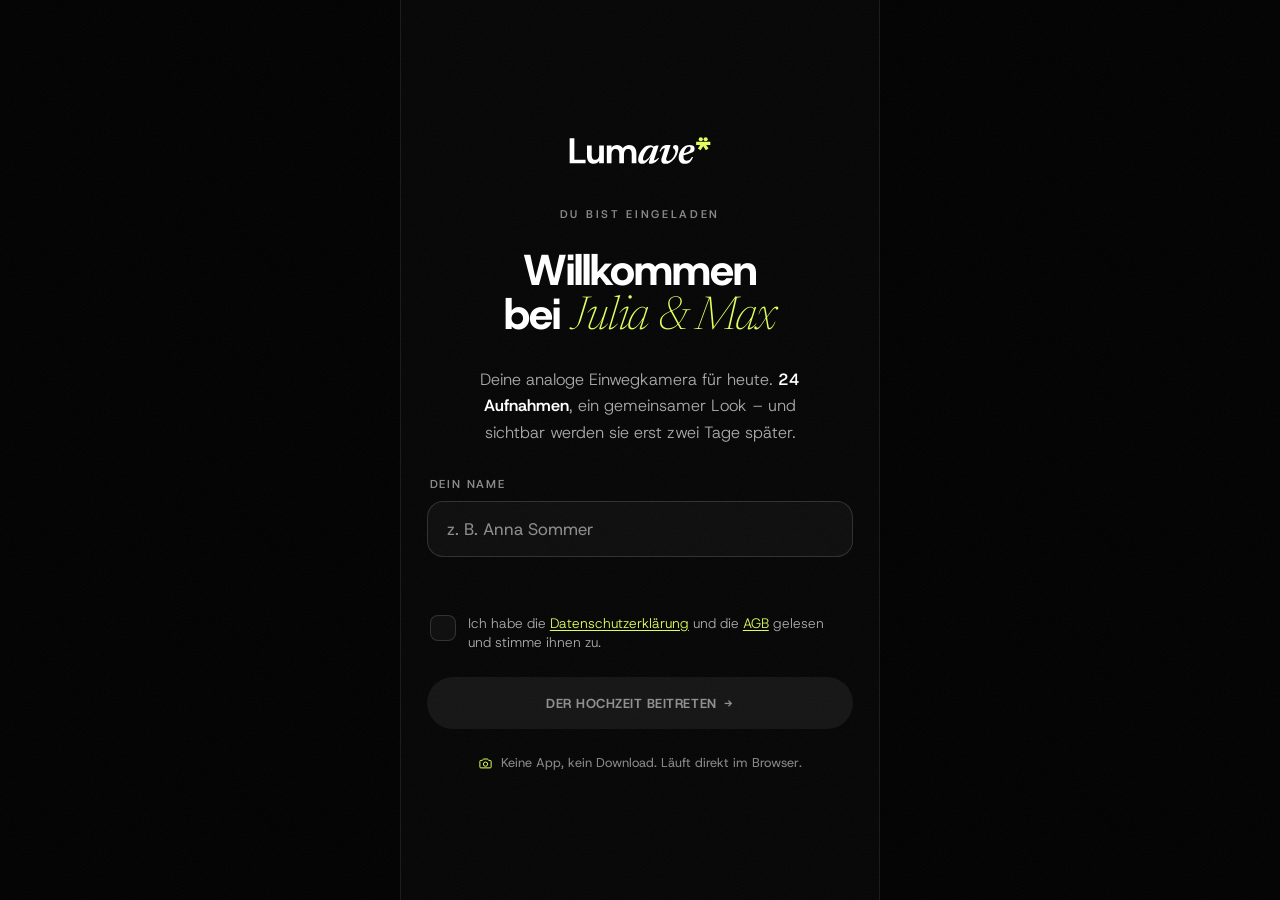
<file: index.html>
<!doctype html>
<!-- cd-marker: cloudflare-pages-auto-deploy -->
<html lang="de">
<head>
  <meta charset="utf-8" />
  <meta name="viewport" content="width=device-width, initial-scale=1" />
  <title>Lumave</title>
  <meta http-equiv="refresh" content="0; url=./app/" />
  <script>location.replace('./app/' + location.search);</script>
  <style>html,body{background:#040404;color:#fff;font-family:system-ui,sans-serif;height:100%;margin:0;display:flex;align-items:center;justify-content:center}</style>
</head>
<body>
  <a href="./app/" style="color:#DFFF5C">Zur Lumave-Kamera →</a>
</body>
</html>
</file>
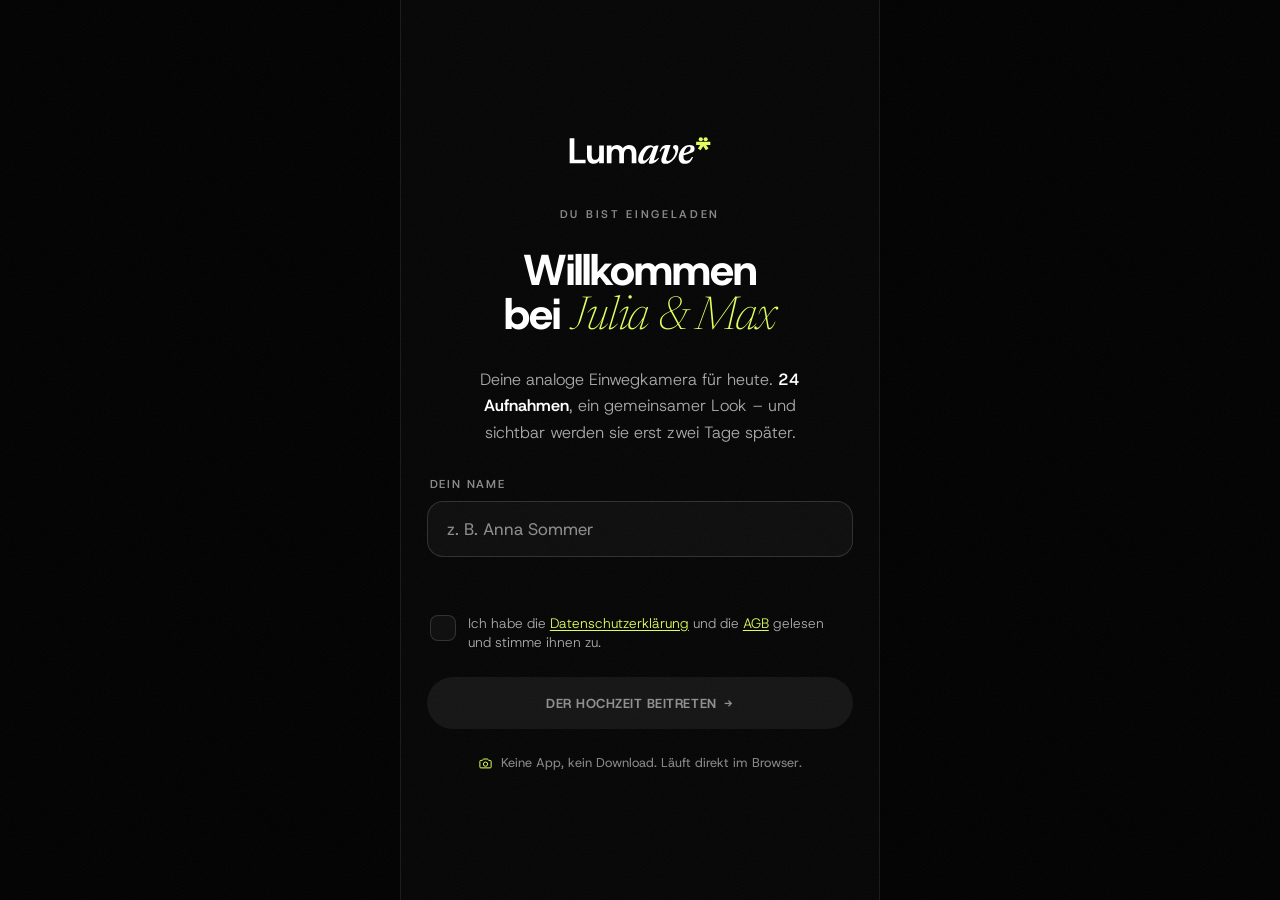
<file: app/index.html>
<!doctype html>
<html lang="de">
<head>
  <meta charset="utf-8" />
  <meta name="viewport" content="width=device-width, initial-scale=1, viewport-fit=cover, maximum-scale=1" />
  <title>Lumave — Deine Hochzeitskamera</title>
  <meta name="description" content="Die analoge Einwegkamera fürs Gästehandy. 24 Aufnahmen, ein gemeinsamer Look – sichtbar erst 48 Stunden später." />
  <meta name="theme-color" content="#040404" />
  <meta name="apple-mobile-web-app-capable" content="yes" />
  <meta name="apple-mobile-web-app-status-bar-style" content="black-translucent" />
  <style>html,body{background:#040404;}</style>
  <link rel="preload" href="../assets/fonts/HostGrotesk.ttf" as="font" type="font/ttf" crossorigin />
  <link rel="stylesheet" href="app.css?v=19" />
</head>
<body>
  <div class="grain" aria-hidden="true"></div>

  <main class="app" id="app">

    <!-- ================= JOIN ================= -->
    <section class="view view--join is-active" id="viewJoin" aria-label="Der Hochzeit beitreten">
      <div class="join">
        <img class="join__logo" src="../assets/logo/lumave-logo-text.svg" alt="Lumave" />
        <span class="eyebrow eyebrow--center">Du bist eingeladen</span>
        <h1 class="join__title" id="joinTitle">Willkommen bei&nbsp;<em class="accent-serif" id="coupleName">Julia &amp; Max</em></h1>
        <p class="join__sub">
          Deine analoge Einwegkamera für heute. <strong style="color:var(--text);font-weight:600">24 Aufnahmen</strong>,
          ein gemeinsamer Look – und sichtbar werden sie erst zwei Tage später.
        </p>

        <form class="join__form" id="joinForm" novalidate>
          <label class="field">
            <span class="field__label">Dein Name</span>
            <input id="nameInput" name="name" type="text" inputmode="text" autocomplete="name"
                   autocapitalize="words" placeholder="z.&nbsp;B. Anna Sommer" required
                   aria-describedby="nameError" />
          </label>
          <p class="field__error" id="nameError" role="alert" aria-live="polite"></p>

          <label class="consent" for="consentCheck">
            <input class="consent__box" type="checkbox" id="consentCheck" name="consent" />
            <span class="consent__mark" aria-hidden="true">
              <svg viewBox="0 0 24 24" fill="none" stroke="currentColor" stroke-width="3" stroke-linecap="round" stroke-linejoin="round"><path d="M20 6 9 17l-5-5"/></svg>
            </span>
            <span class="consent__text">
              Ich habe die <a href="../datenschutz.html" target="_blank" rel="noopener">Datenschutzerklärung</a>
              und die <a href="../agb.html" target="_blank" rel="noopener">AGB</a> gelesen und stimme ihnen zu.
            </span>
          </label>

          <button class="btn btn--primary btn--block" type="submit" id="joinBtn" disabled>
            <span class="btn__label">Der Hochzeit beitreten</span>
            <span class="btn__icon" aria-hidden="true">→</span>
          </button>
        </form>

        <p class="join__micro">
          <svg width="15" height="15" viewBox="0 0 24 24" fill="none" stroke="currentColor" stroke-width="1.6" aria-hidden="true">
            <path d="M3 8.5A1.5 1.5 0 0 1 4.5 7H7l1.2-1.8A1 1 0 0 1 9 4.8h6a1 1 0 0 1 .8.4L17 7h2.5A1.5 1.5 0 0 1 21 8.5v9A1.5 1.5 0 0 1 19.5 19h-15A1.5 1.5 0 0 1 3 17.5z"/>
            <circle cx="12" cy="13" r="3.4"/>
          </svg>
          Keine App, kein Download. Läuft direkt im Browser.
        </p>
      </div>
    </section>

    <!-- ================= CAMERA ================= -->
    <section class="view view--camera" id="viewCamera" aria-label="Kamera">
      <header class="cam-top">
        <img class="cam-top__logo" src="../assets/logo/lumave-logo-text.svg" alt="Lumave" />
        <button class="icon-btn" id="flipBtn" type="button" aria-label="Kamera wechseln (Vorder-/Rückkamera)">
          <svg viewBox="0 0 24 24" fill="none" stroke="currentColor" stroke-width="1.6" stroke-linecap="round" stroke-linejoin="round">
            <path d="M3 7h3l1.5-2h9L18 7h3v12H3z"/><path d="M9.5 13.5 8 12l-1.5 1.5"/>
            <path d="M6.2 13a6 6 0 0 1 10.3-3.2"/><path d="M14.5 10.5 16 12l1.5-1.5"/>
            <path d="M17.8 11a6 6 0 0 1-10.3 3.2"/>
          </svg>
        </button>
      </header>

      <div class="viewfinder" id="viewfinder">
        <video id="camVideo" playsinline muted autoplay></video>
        <canvas class="vf-fallback" id="fallbackCanvas" width="2048" height="2560" aria-hidden="true"></canvas>

        <span class="vf-recdot" aria-hidden="true">Analog</span>
        <div class="vf-vignette" aria-hidden="true"></div>
        <div class="vf-frame" aria-hidden="true"><span></span><span></span><span></span><span></span></div>
        <div class="vf-center" aria-hidden="true"></div>

        <div class="shutter-blink" id="shutterBlink" aria-hidden="true"></div>

        <div class="vf-status" id="camStatus" role="status" aria-live="polite">
          <div class="spinner" id="camSpinner"></div>
          <div class="vf-status__icon" id="camStatusIcon" hidden></div>
          <h2 id="camStatusTitle">Kamera wird gestartet…</h2>
          <p id="camStatusText">Einen Moment – wir aktivieren deinen Sucher.</p>
          <button class="btn btn--primary" id="camRetry" type="button" hidden>
            <span class="btn__label">Kamera erlauben</span>
          </button>
        </div>
      </div>

      <div class="cam-bottom">
        <div class="counter" aria-live="polite">
          <span class="counter__num" id="counterNum">24</span>
          <span class="counter__slash">/</span>
          <span class="counter__total">24</span>
          <span class="counter__label">übrig</span>
        </div>

        <div class="controls">
          <!-- Flash (Default: AN — beste Ergebnisse) -->
          <button class="ctrl is-active" id="flashBtn" type="button" aria-label="Blitz: An" aria-pressed="true">
            <span class="ctrl__ico" id="flashIco">
              <!-- icon injected by JS -->
            </span>
            <span class="ctrl__label" id="flashLabel">An</span>
          </button>

          <!-- Shutter -->
          <button class="shutter" id="shutterBtn" type="button" aria-label="Foto auslösen">
            <span class="shutter__core" aria-hidden="true"></span>
          </button>

          <!-- Gallery / development -->
          <button class="ctrl ctrl--gallery" id="galleryBtn" type="button" aria-label="Entwicklung ansehen">
            <span class="thumb is-empty" id="galleryThumb"><img id="galleryThumbImg" alt="" hidden /></span>
            <span class="badge is-hidden" id="galleryBadge"></span>
            <span class="ctrl__label">Filme</span>
          </button>
        </div>
      </div>
    </section>

    <!-- ================= GALLERY / DEVELOPMENT ================= -->
    <section class="view view--gallery" id="viewGallery" aria-label="Entwicklung">
      <header class="g-top">
        <button class="icon-btn" id="galleryBack" type="button" aria-label="Zurück zur Kamera">
          <svg viewBox="0 0 24 24" fill="none" stroke="currentColor" stroke-width="1.7" stroke-linecap="round" stroke-linejoin="round"><path d="M15 6l-6 6 6 6"/></svg>
        </button>
        <div class="g-top__title">
          <strong>In Entwicklung</strong>
          <span id="galleryCountLabel">0 Aufnahmen</span>
        </div>
        <button class="icon-btn" id="galleryToCam" type="button" aria-label="Weiter fotografieren">
          <svg viewBox="0 0 24 24" fill="none" stroke="currentColor" stroke-width="1.6" stroke-linecap="round" stroke-linejoin="round"><path d="M3 8.5A1.5 1.5 0 0 1 4.5 7H7l1.2-1.8A1 1 0 0 1 9 4.8h6a1 1 0 0 1 .8.4L17 7h2.5A1.5 1.5 0 0 1 21 8.5v9A1.5 1.5 0 0 1 19.5 19h-15A1.5 1.5 0 0 1 3 17.5z"/><circle cx="12" cy="13" r="3.4"/></svg>
        </button>
      </header>

      <div class="develop-scroll" id="developScroll">
        <div class="g-note">
          <svg width="18" height="18" viewBox="0 0 24 24" fill="none" stroke="currentColor" stroke-width="1.6" stroke-linecap="round" stroke-linejoin="round" aria-hidden="true"><circle cx="12" cy="12" r="9"/><path d="M12 7v5l3 2"/></svg>
          <span>Wie bei einem echten Film entwickeln sich deine Bilder erst nach <strong style="color:var(--text)" id="developDurationText">48&nbsp;Stunden</strong>. Bis dahin bleiben sie verschwommen – gutes Warten.</span>
        </div>
        <div class="g-note">
          <svg width="18" height="18" viewBox="0 0 24 24" fill="none" stroke="currentColor" stroke-width="1.6" stroke-linecap="round" stroke-linejoin="round" aria-hidden="true"><path d="M7 18a4 4 0 0 1 0-8 5 5 0 0 1 9.6-1.4A3.5 3.5 0 0 1 18 18z"/><path d="M12 15.5v-5M9.8 12.2 12 10l2.2 2.2"/></svg>
          <span>Bei schwachem Empfang lädt Lumave deine Fotos automatisch später hoch. Achte auf die Wolke am Bild: <strong style="color:var(--accent)">grün&nbsp;= gesichert</strong>, grau&nbsp;= wartet. Lass die Seite offen, bis alle Wolken grün sind.</span>
        </div>
        <div class="develop-grid" id="developGrid"></div>
      </div>

      <div class="g-empty" id="galleryEmpty">
        <div class="g-empty__ico">
          <svg viewBox="0 0 24 24" fill="none" stroke="currentColor" stroke-width="1.4" stroke-linecap="round" stroke-linejoin="round"><path d="M3 8.5A1.5 1.5 0 0 1 4.5 7H7l1.2-1.8A1 1 0 0 1 9 4.8h6a1 1 0 0 1 .8.4L17 7h2.5A1.5 1.5 0 0 1 21 8.5v9A1.5 1.5 0 0 1 19.5 19h-15A1.5 1.5 0 0 1 3 17.5z"/><circle cx="12" cy="13" r="3.4"/></svg>
        </div>
        <h2>Noch keine Aufnahmen</h2>
        <p>Löse dein erstes Foto aus – hier siehst du, wie es sich langsam entwickelt.</p>
        <button class="btn btn--primary" id="emptyToCam" type="button"><span class="btn__label">Zur Kamera</span></button>
      </div>
    </section>

    <!-- Frontblitz / Blitz-Effekt: liegt auf App-Ebene, damit beim Auslösen der
         KOMPLETTE Bildschirm leuchtet (nicht nur der Sucher). -->
    <div class="flash-overlay" id="flashOverlay" aria-hidden="true"></div>

    <!-- Hinweis-Dialog beim Ausschalten des Blitzes -->
    <div class="flash-warn" id="flashWarn" role="dialog" aria-modal="true" aria-labelledby="flashWarnTitle">
      <div class="flash-warn__backdrop"></div>
      <div class="flash-warn__panel">
        <span class="flash-warn__ico" aria-hidden="true">
          <svg viewBox="0 0 24 24" fill="currentColor" stroke="none"><path d="M13 2 4 14h6l-1 8 9-12h-6z"/></svg>
        </span>
        <h2 id="flashWarnTitle">Blitz ausschalten?</h2>
        <p>Mit aktiviertem Blitz werden deine Fotos am schönsten – gerade bei Kerzenlicht und auf der Tanzfläche.</p>
        <button class="btn btn--primary btn--block" id="flashKeepBtn" type="button">
          <span class="btn__label">Blitz anlassen</span>
        </button>
        <button class="btn btn--ghost btn--block" id="flashOffBtn" type="button">
          <span class="btn__label">Ohne Blitz fotografieren</span>
        </button>
      </div>
    </div>

    <!-- Hochzeit voll: max. Gästezahl erreicht -->
    <div class="flash-warn" id="fullDialog" role="dialog" aria-modal="true" aria-labelledby="fullDialogTitle">
      <div class="flash-warn__backdrop"></div>
      <div class="flash-warn__panel">
        <span class="flash-warn__ico" aria-hidden="true">
          <svg viewBox="0 0 24 24" fill="none" stroke="currentColor" stroke-width="1.7" stroke-linecap="round" stroke-linejoin="round"><circle cx="9" cy="8" r="3.2"/><path d="M3 20c0-3.3 2.7-5.5 6-5.5s6 2.2 6 5.5"/><path d="M16 5.2a3.2 3.2 0 0 1 0 6M21 20c0-2.1-1.2-3.8-3-4.6"/></svg>
        </span>
        <h2 id="fullDialogTitle">Diese Hochzeit ist voll</h2>
        <p>Es haben sich schon alle geladenen Gäste angemeldet. Wende dich kurz ans Brautpaar, falls das ein Versehen ist.</p>
        <button class="btn btn--primary btn--block" id="fullDialogOk" type="button">
          <span class="btn__label">Verstanden</span>
        </button>
      </div>
    </div>

    <!-- Lightbox for revealed photos -->
    <div class="lightbox" id="lightbox" role="dialog" aria-modal="true" aria-label="Foto ansehen">
      <button class="lightbox__close" id="lightboxClose" type="button" aria-label="Schließen">
        <svg viewBox="0 0 24 24" fill="none" stroke="currentColor" stroke-width="1.7" stroke-linecap="round"><path d="M6 6l12 12M18 6L6 18"/></svg>
      </button>
      <img id="lightboxImg" alt="Entwickeltes Hochzeitsfoto" />
      <button class="lightbox__dl" id="lightboxDl" type="button" aria-label="Foto herunterladen">
        <svg viewBox="0 0 24 24" fill="none" stroke="currentColor" stroke-width="1.8" stroke-linecap="round" stroke-linejoin="round"><path d="M12 3v12M7 10l5 5 5-5M5 21h14"/></svg>
        <span>Speichern</span>
      </button>
    </div>

    <div class="toast" id="toast" role="status" aria-live="polite"></div>
  </main>

  <script src="app.js?v=21"></script>
</body>
</html>
</file>
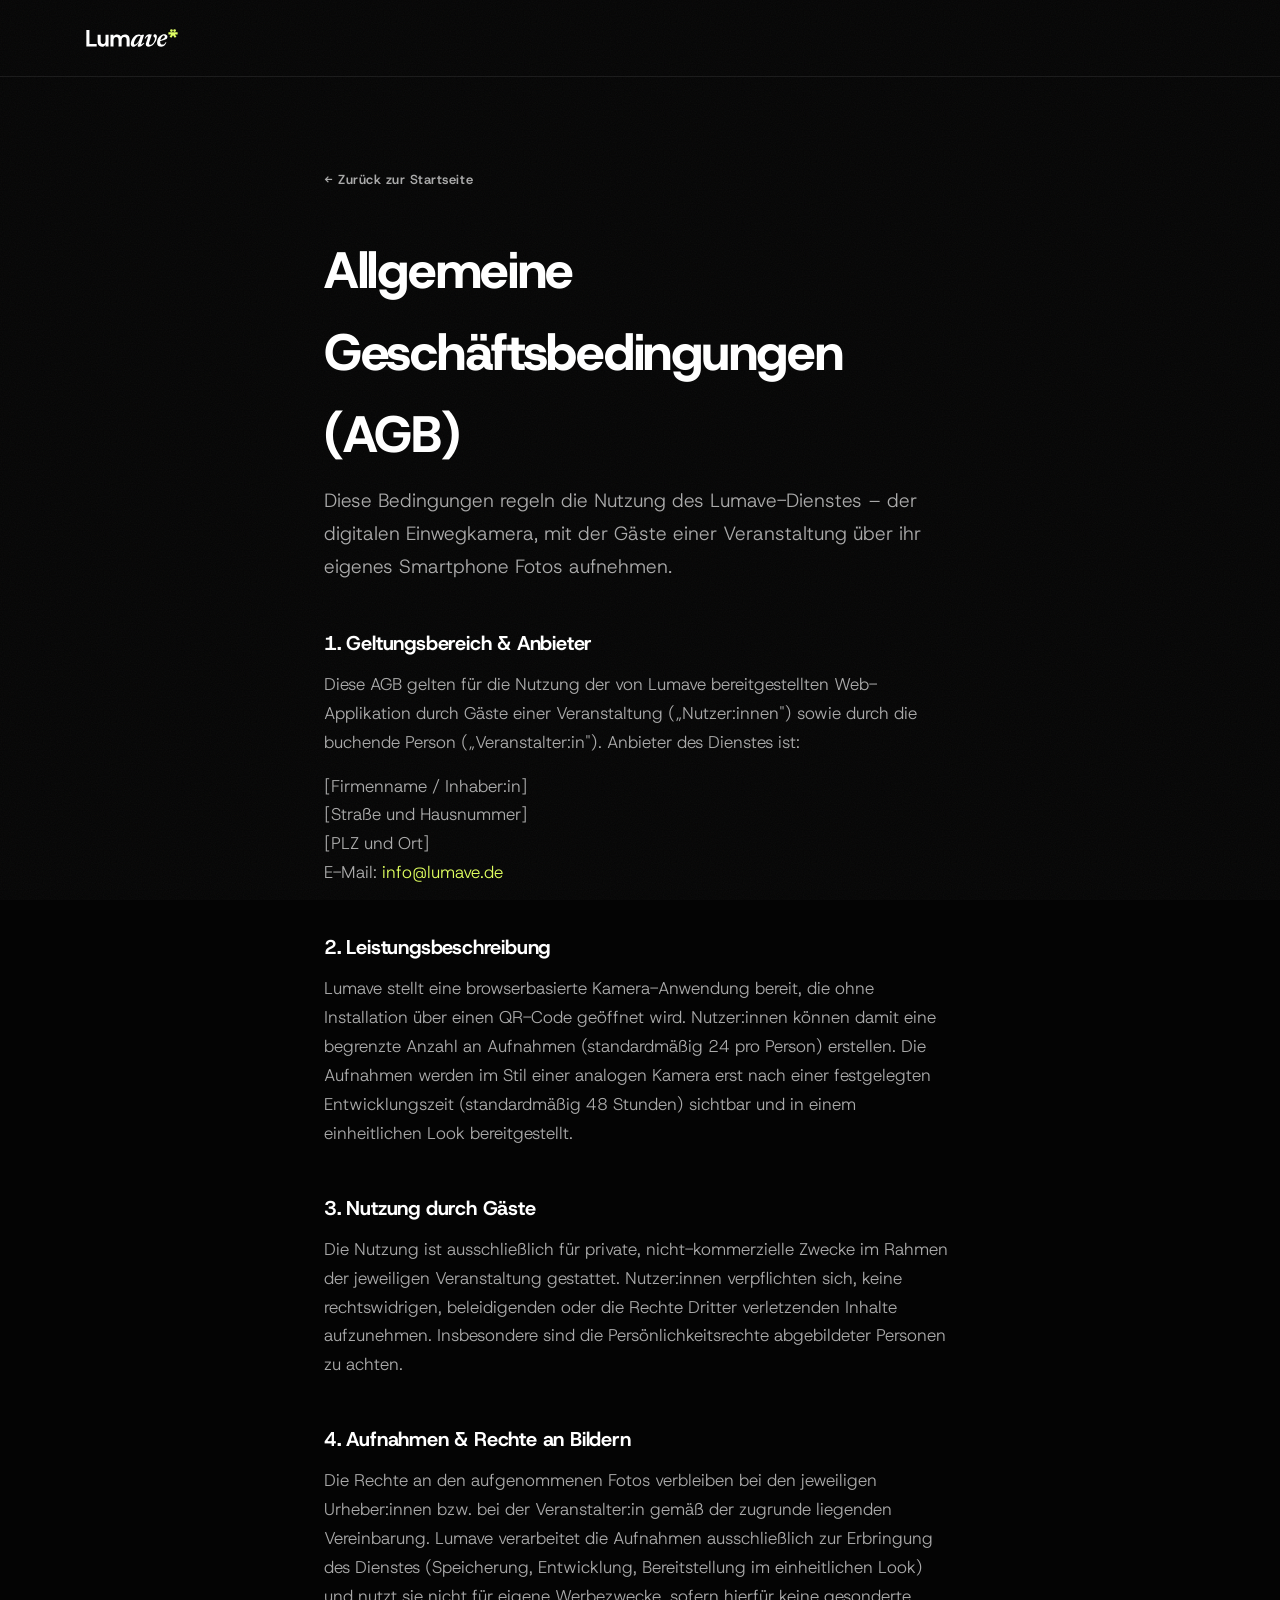
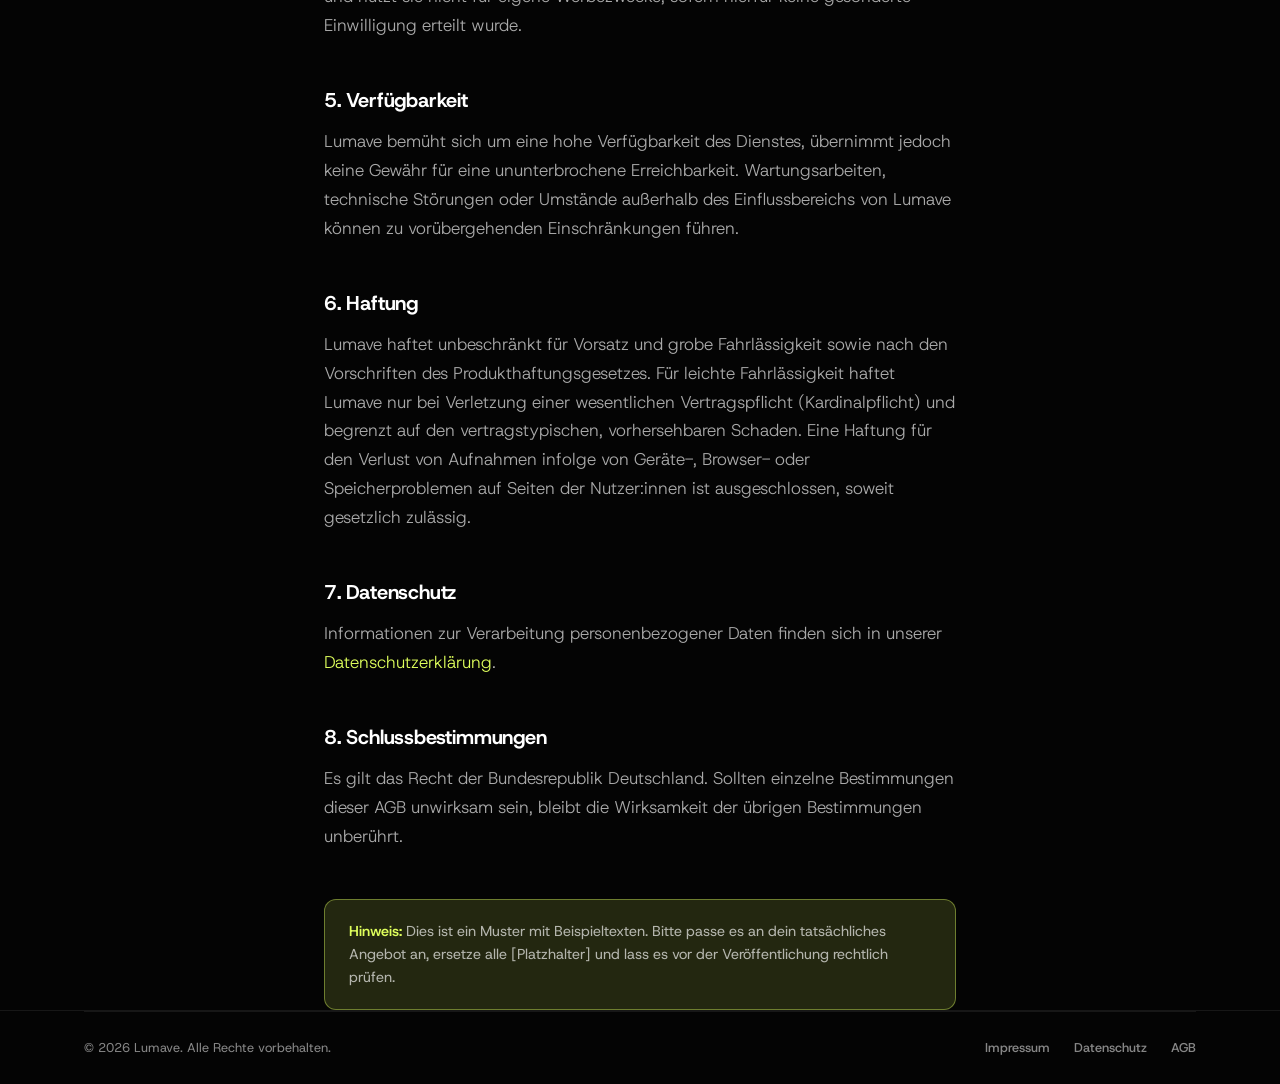
<file: agb.html>
<!doctype html>
<html lang="de">
<head>
  <meta charset="utf-8" />
  <meta name="viewport" content="width=device-width, initial-scale=1" />
  <title>AGB — Lumave</title>
  <meta name="robots" content="noindex" />
  <meta name="theme-color" content="#040404" />

  <link rel="icon" href="assets/logo/lumave-logo-icon.svg" type="image/svg+xml" />
  <link rel="icon" href="assets/logo/apple-touch-icon.png" sizes="180x180" type="image/png" />
  <link rel="apple-touch-icon" href="assets/logo/apple-touch-icon.png" />

  <style>html{background:#040404;}</style>
  <link rel="preload" href="assets/fonts/HostGrotesk.ttf" as="font" type="font/ttf" crossorigin />
  <link rel="stylesheet" href="assets/css/styles.css?v=41" />
</head>

<body>
  <header style="border-bottom:1px solid var(--line-soft);">
    <div class="container" style="height:var(--nav-h); display:flex; align-items:center;">
      <a href="index.html" class="brandmark" aria-label="Lumave — zur Startseite">
        <img class="brandmark__logo" src="assets/logo/lumave-logo-text.svg" alt="Lumave" width="130" height="38" />
      </a>
    </div>
  </header>

  <main class="legal">
    <div class="container">
      <a href="index.html" class="back">&larr; Zurück zur Startseite</a>
      <h1>Allgemeine Geschäftsbedingungen (AGB)</h1>
      <p class="lead">Diese Bedingungen regeln die Nutzung des Lumave-Dienstes – der digitalen Einwegkamera, mit der Gäste einer Veranstaltung über ihr eigenes Smartphone Fotos aufnehmen.</p>

      <h2>1. Geltungsbereich &amp; Anbieter</h2>
      <p>Diese AGB gelten für die Nutzung der von Lumave bereitgestellten Web-Applikation durch Gäste einer Veranstaltung („Nutzer:innen") sowie durch die buchende Person („Veranstalter:in"). Anbieter des Dienstes ist:</p>
      <address>
        [Firmenname / Inhaber:in]<br />
        [Straße und Hausnummer]<br />
        [PLZ und Ort]<br />
        E-Mail: <a href="mailto:info@lumave.de">info@lumave.de</a>
      </address>

      <h2>2. Leistungsbeschreibung</h2>
      <p>Lumave stellt eine browserbasierte Kamera-Anwendung bereit, die ohne Installation über einen QR-Code geöffnet wird. Nutzer:innen können damit eine begrenzte Anzahl an Aufnahmen (standardmäßig 24 pro Person) erstellen. Die Aufnahmen werden im Stil einer analogen Kamera erst nach einer festgelegten Entwicklungszeit (standardmäßig 48 Stunden) sichtbar und in einem einheitlichen Look bereitgestellt.</p>

      <h2>3. Nutzung durch Gäste</h2>
      <p>Die Nutzung ist ausschließlich für private, nicht-kommerzielle Zwecke im Rahmen der jeweiligen Veranstaltung gestattet. Nutzer:innen verpflichten sich, keine rechtswidrigen, beleidigenden oder die Rechte Dritter verletzenden Inhalte aufzunehmen. Insbesondere sind die Persönlichkeitsrechte abgebildeter Personen zu achten.</p>

      <h2>4. Aufnahmen &amp; Rechte an Bildern</h2>
      <p>Die Rechte an den aufgenommenen Fotos verbleiben bei den jeweiligen Urheber:innen bzw. bei der Veranstalter:in gemäß der zugrunde liegenden Vereinbarung. Lumave verarbeitet die Aufnahmen ausschließlich zur Erbringung des Dienstes (Speicherung, Entwicklung, Bereitstellung im einheitlichen Look) und nutzt sie nicht für eigene Werbezwecke, sofern hierfür keine gesonderte Einwilligung erteilt wurde.</p>

      <h2>5. Verfügbarkeit</h2>
      <p>Lumave bemüht sich um eine hohe Verfügbarkeit des Dienstes, übernimmt jedoch keine Gewähr für eine ununterbrochene Erreichbarkeit. Wartungsarbeiten, technische Störungen oder Umstände außerhalb des Einflussbereichs von Lumave können zu vorübergehenden Einschränkungen führen.</p>

      <h2>6. Haftung</h2>
      <p>Lumave haftet unbeschränkt für Vorsatz und grobe Fahrlässigkeit sowie nach den Vorschriften des Produkthaftungsgesetzes. Für leichte Fahrlässigkeit haftet Lumave nur bei Verletzung einer wesentlichen Vertragspflicht (Kardinalpflicht) und begrenzt auf den vertragstypischen, vorhersehbaren Schaden. Eine Haftung für den Verlust von Aufnahmen infolge von Geräte-, Browser- oder Speicherproblemen auf Seiten der Nutzer:innen ist ausgeschlossen, soweit gesetzlich zulässig.</p>

      <h2>7. Datenschutz</h2>
      <p>Informationen zur Verarbeitung personenbezogener Daten finden sich in unserer <a href="datenschutz.html">Datenschutzerklärung</a>.</p>

      <h2>8. Schlussbestimmungen</h2>
      <p>Es gilt das Recht der Bundesrepublik Deutschland. Sollten einzelne Bestimmungen dieser AGB unwirksam sein, bleibt die Wirksamkeit der übrigen Bestimmungen unberührt.</p>

      <div class="note"><strong>Hinweis:</strong> Dies ist ein Muster mit Beispieltexten. Bitte passe es an dein tatsächliches Angebot an, ersetze alle [Platzhalter] und lass es vor der Veröffentlichung rechtlich prüfen.</div>
    </div>
  </main>

  <footer class="footer">
    <div class="container">
      <div class="footer__bottom">
        <span>© 2026 Lumave. Alle Rechte vorbehalten.</span>
        <span style="display:flex; gap:1.5rem; flex-wrap:wrap;">
          <a href="impressum.html" class="link-underline">Impressum</a>
          <a href="datenschutz.html" class="link-underline">Datenschutz</a>
          <a href="agb.html" class="link-underline">AGB</a>
        </span>
      </div>
    </div>
  </footer>
</body>
</html>
</file>
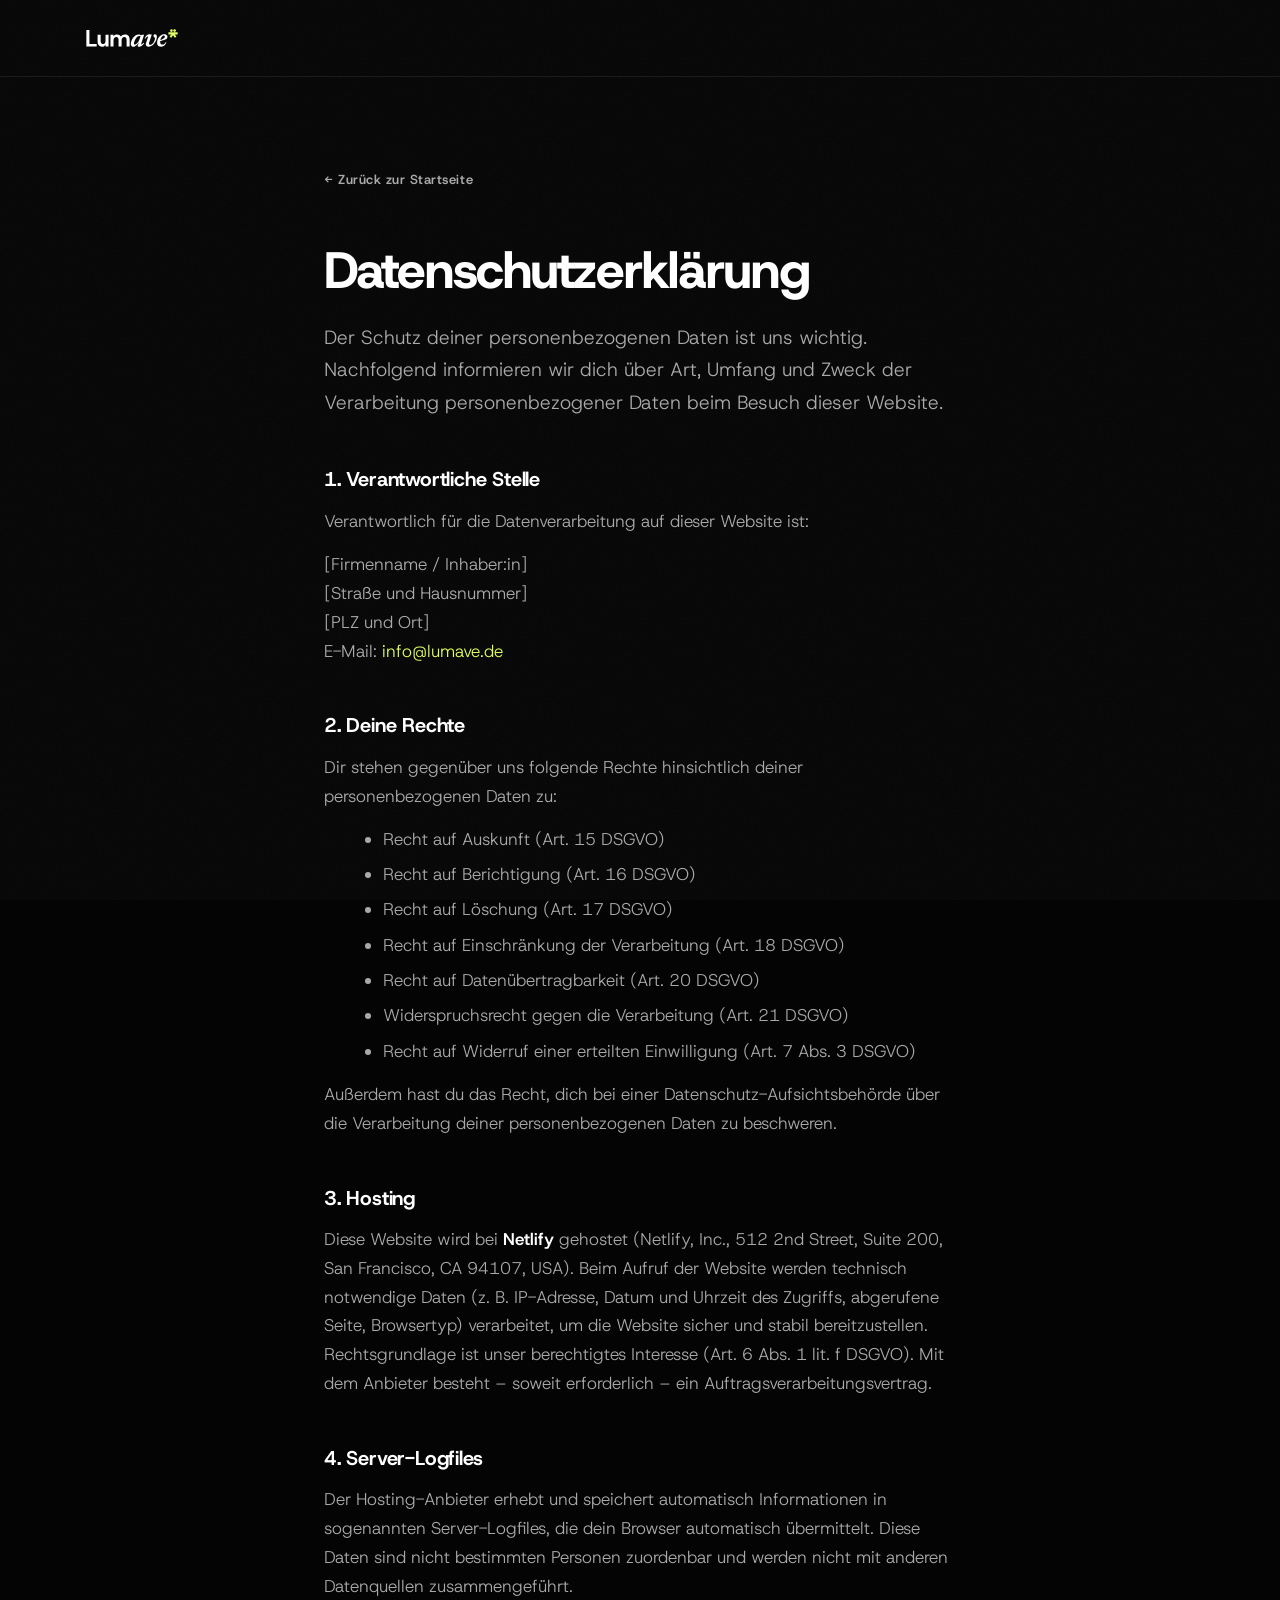
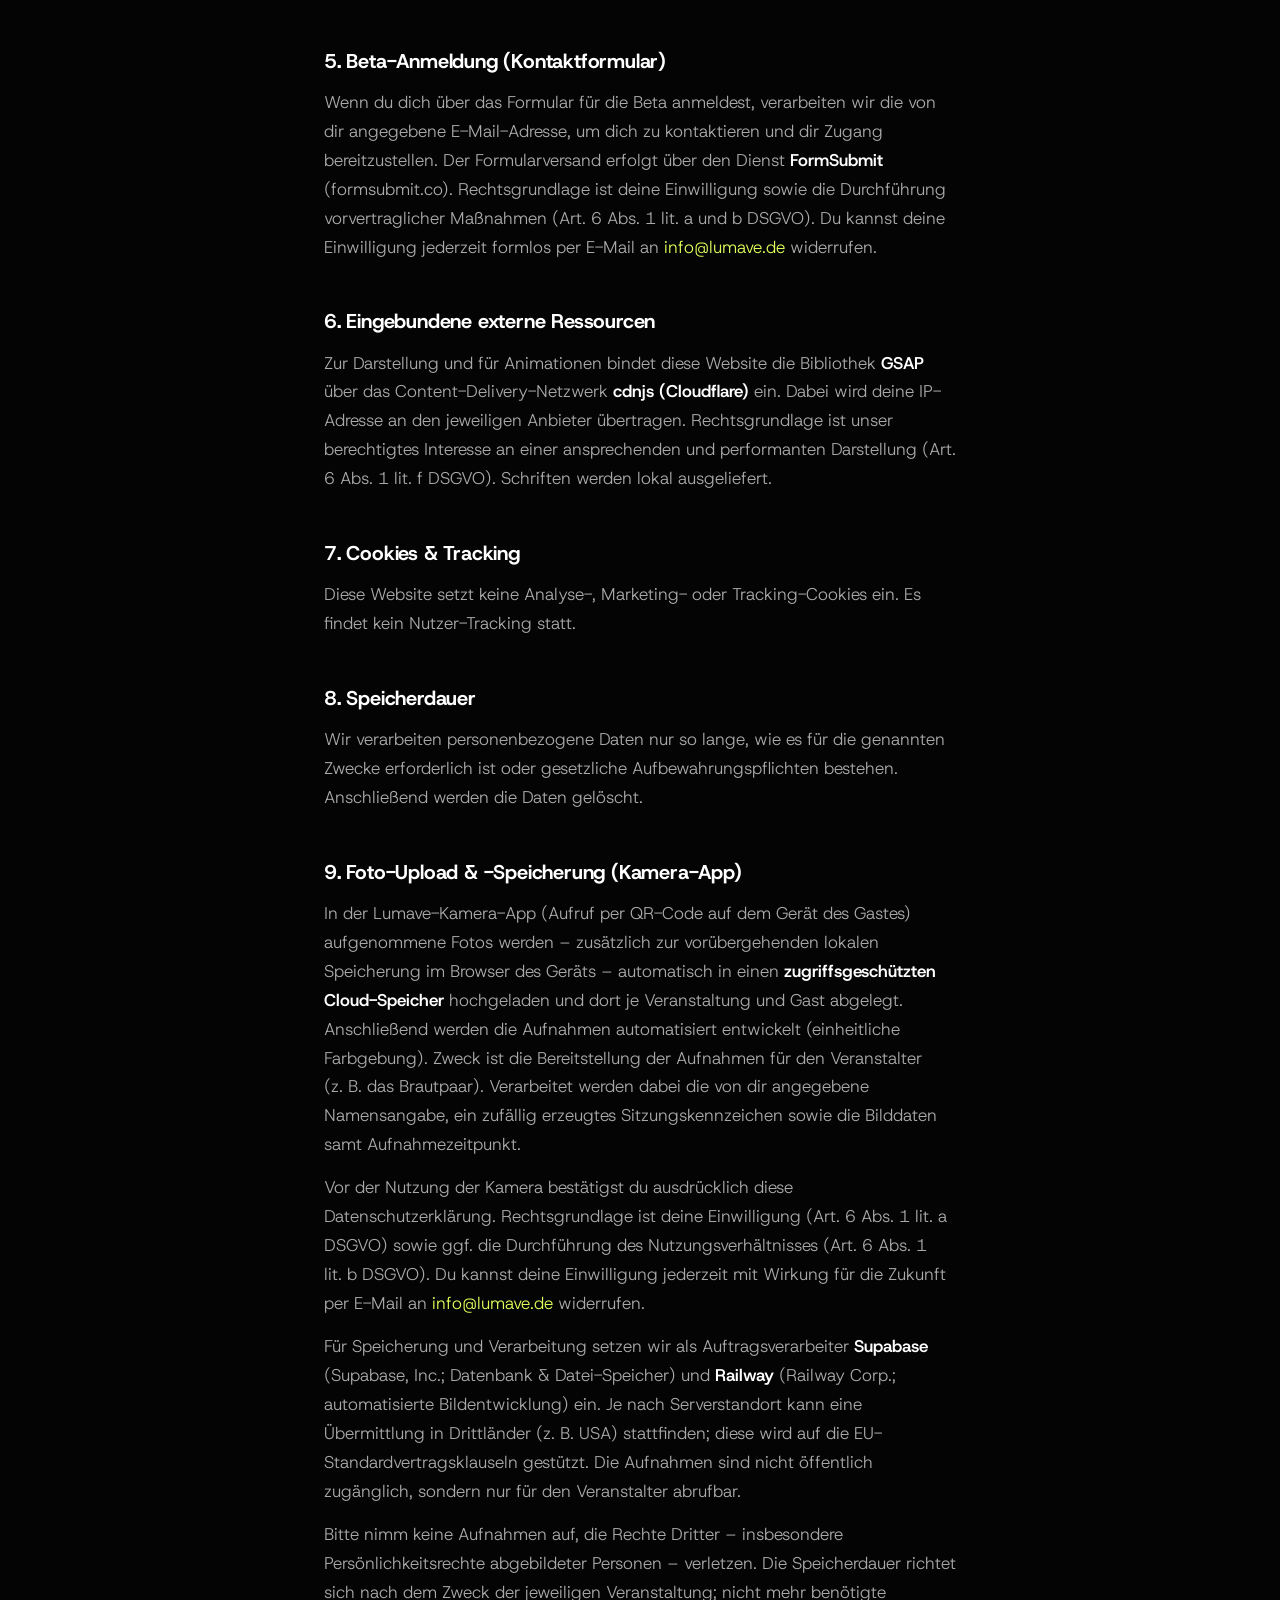
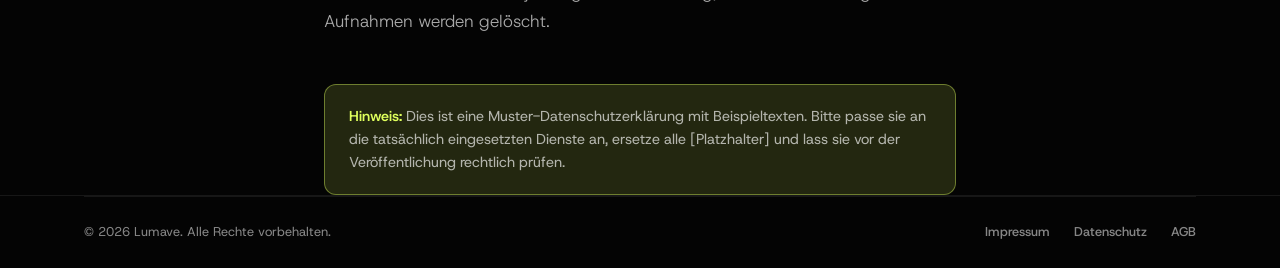
<file: datenschutz.html>
<!doctype html>
<html lang="de">
<head>
  <meta charset="utf-8" />
  <meta name="viewport" content="width=device-width, initial-scale=1" />
  <title>Datenschutz — Lumave</title>
  <meta name="robots" content="noindex" />
  <meta name="theme-color" content="#040404" />

  <link rel="icon" href="assets/logo/lumave-logo-icon.svg" type="image/svg+xml" />
  <link rel="icon" href="assets/logo/apple-touch-icon.png" sizes="180x180" type="image/png" />
  <link rel="apple-touch-icon" href="assets/logo/apple-touch-icon.png" />

  <style>html{background:#040404;}</style>
  <link rel="preload" href="assets/fonts/HostGrotesk.ttf" as="font" type="font/ttf" crossorigin />
  <link rel="stylesheet" href="assets/css/styles.css?v=41" />
</head>

<body>
  <header style="border-bottom:1px solid var(--line-soft);">
    <div class="container" style="height:var(--nav-h); display:flex; align-items:center;">
      <a href="index.html" class="brandmark" aria-label="Lumave — zur Startseite">
        <img class="brandmark__logo" src="assets/logo/lumave-logo-text.svg" alt="Lumave" width="130" height="38" />
      </a>
    </div>
  </header>

  <main class="legal">
    <div class="container">
      <a href="index.html" class="back">&larr; Zurück zur Startseite</a>
      <h1>Datenschutzerklärung</h1>
      <p class="lead">Der Schutz deiner personenbezogenen Daten ist uns wichtig. Nachfolgend informieren wir dich über Art, Umfang und Zweck der Verarbeitung personenbezogener Daten beim Besuch dieser Website.</p>

      <h2>1. Verantwortliche Stelle</h2>
      <p>Verantwortlich für die Datenverarbeitung auf dieser Website ist:</p>
      <address>
        [Firmenname / Inhaber:in]<br />
        [Straße und Hausnummer]<br />
        [PLZ und Ort]<br />
        E-Mail: <a href="mailto:info@lumave.de">info@lumave.de</a>
      </address>

      <h2>2. Deine Rechte</h2>
      <p>Dir stehen gegenüber uns folgende Rechte hinsichtlich deiner personenbezogenen Daten zu:</p>
      <ul>
        <li>Recht auf Auskunft (Art. 15 DSGVO)</li>
        <li>Recht auf Berichtigung (Art. 16 DSGVO)</li>
        <li>Recht auf Löschung (Art. 17 DSGVO)</li>
        <li>Recht auf Einschränkung der Verarbeitung (Art. 18 DSGVO)</li>
        <li>Recht auf Datenübertragbarkeit (Art. 20 DSGVO)</li>
        <li>Widerspruchsrecht gegen die Verarbeitung (Art. 21 DSGVO)</li>
        <li>Recht auf Widerruf einer erteilten Einwilligung (Art. 7 Abs. 3 DSGVO)</li>
      </ul>
      <p>Außerdem hast du das Recht, dich bei einer Datenschutz-Aufsichtsbehörde über die Verarbeitung deiner personenbezogenen Daten zu beschweren.</p>

      <h2>3. Hosting</h2>
      <p>Diese Website wird bei <strong>Netlify</strong> gehostet (Netlify, Inc., 512 2nd Street, Suite 200, San Francisco, CA 94107, USA). Beim Aufruf der Website werden technisch notwendige Daten (z. B. IP-Adresse, Datum und Uhrzeit des Zugriffs, abgerufene Seite, Browsertyp) verarbeitet, um die Website sicher und stabil bereitzustellen. Rechtsgrundlage ist unser berechtigtes Interesse (Art. 6 Abs. 1 lit. f DSGVO). Mit dem Anbieter besteht – soweit erforderlich – ein Auftragsverarbeitungsvertrag.</p>

      <h2>4. Server-Logfiles</h2>
      <p>Der Hosting-Anbieter erhebt und speichert automatisch Informationen in sogenannten Server-Logfiles, die dein Browser automatisch übermittelt. Diese Daten sind nicht bestimmten Personen zuordenbar und werden nicht mit anderen Datenquellen zusammengeführt.</p>

      <h2>5. Beta-Anmeldung (Kontaktformular)</h2>
      <p>Wenn du dich über das Formular für die Beta anmeldest, verarbeiten wir die von dir angegebene E-Mail-Adresse, um dich zu kontaktieren und dir Zugang bereitzustellen. Der Formularversand erfolgt über den Dienst <strong>FormSubmit</strong> (formsubmit.co). Rechtsgrundlage ist deine Einwilligung sowie die Durchführung vorvertraglicher Maßnahmen (Art. 6 Abs. 1 lit. a und b DSGVO). Du kannst deine Einwilligung jederzeit formlos per E-Mail an <a href="mailto:info@lumave.de">info@lumave.de</a> widerrufen.</p>

      <h2>6. Eingebundene externe Ressourcen</h2>
      <p>Zur Darstellung und für Animationen bindet diese Website die Bibliothek <strong>GSAP</strong> über das Content-Delivery-Netzwerk <strong>cdnjs (Cloudflare)</strong> ein. Dabei wird deine IP-Adresse an den jeweiligen Anbieter übertragen. Rechtsgrundlage ist unser berechtigtes Interesse an einer ansprechenden und performanten Darstellung (Art. 6 Abs. 1 lit. f DSGVO). Schriften werden lokal ausgeliefert.</p>

      <h2>7. Cookies &amp; Tracking</h2>
      <p>Diese Website setzt keine Analyse-, Marketing- oder Tracking-Cookies ein. Es findet kein Nutzer-Tracking statt.</p>

      <h2>8. Speicherdauer</h2>
      <p>Wir verarbeiten personenbezogene Daten nur so lange, wie es für die genannten Zwecke erforderlich ist oder gesetzliche Aufbewahrungspflichten bestehen. Anschließend werden die Daten gelöscht.</p>

      <h2>9. Foto-Upload &amp; -Speicherung (Kamera-App)</h2>
      <p>In der Lumave-Kamera-App (Aufruf per QR-Code auf dem Gerät des Gastes) aufgenommene Fotos werden – zusätzlich zur vorübergehenden lokalen Speicherung im Browser des Geräts – automatisch in einen <strong>zugriffsgeschützten Cloud-Speicher</strong> hochgeladen und dort je Veranstaltung und Gast abgelegt. Anschließend werden die Aufnahmen automatisiert entwickelt (einheitliche Farbgebung). Zweck ist die Bereitstellung der Aufnahmen für den Veranstalter (z.&nbsp;B. das Brautpaar). Verarbeitet werden dabei die von dir angegebene Namensangabe, ein zufällig erzeugtes Sitzungskennzeichen sowie die Bilddaten samt Aufnahmezeitpunkt.</p>
      <p>Vor der Nutzung der Kamera bestätigst du ausdrücklich diese Datenschutzerklärung. Rechtsgrundlage ist deine Einwilligung (Art.&nbsp;6 Abs.&nbsp;1 lit.&nbsp;a DSGVO) sowie ggf. die Durchführung des Nutzungsverhältnisses (Art.&nbsp;6 Abs.&nbsp;1 lit.&nbsp;b DSGVO). Du kannst deine Einwilligung jederzeit mit Wirkung für die Zukunft per E-Mail an <a href="mailto:info@lumave.de">info@lumave.de</a> widerrufen.</p>
      <p>Für Speicherung und Verarbeitung setzen wir als Auftragsverarbeiter <strong>Supabase</strong> (Supabase,&nbsp;Inc.; Datenbank &amp; Datei-Speicher) und <strong>Railway</strong> (Railway&nbsp;Corp.; automatisierte Bildentwicklung) ein. Je nach Serverstandort kann eine Übermittlung in Drittländer (z.&nbsp;B. USA) stattfinden; diese wird auf die EU-Standardvertragsklauseln gestützt. Die Aufnahmen sind nicht öffentlich zugänglich, sondern nur für den Veranstalter abrufbar.</p>
      <p>Bitte nimm keine Aufnahmen auf, die Rechte Dritter – insbesondere Persönlichkeitsrechte abgebildeter Personen – verletzen. Die Speicherdauer richtet sich nach dem Zweck der jeweiligen Veranstaltung; nicht mehr benötigte Aufnahmen werden gelöscht.</p>

      <div class="note"><strong>Hinweis:</strong> Dies ist eine Muster-Datenschutzerklärung mit Beispieltexten. Bitte passe sie an die tatsächlich eingesetzten Dienste an, ersetze alle [Platzhalter] und lass sie vor der Veröffentlichung rechtlich prüfen.</div>
    </div>
  </main>

  <footer class="footer">
    <div class="container">
      <div class="footer__bottom">
        <span>© 2026 Lumave. Alle Rechte vorbehalten.</span>
        <span style="display:flex; gap:1.5rem; flex-wrap:wrap;">
          <a href="impressum.html" class="link-underline">Impressum</a>
          <a href="datenschutz.html" class="link-underline">Datenschutz</a>
          <a href="agb.html" class="link-underline">AGB</a>
        </span>
      </div>
    </div>
  </footer>
</body>
</html>
</file>
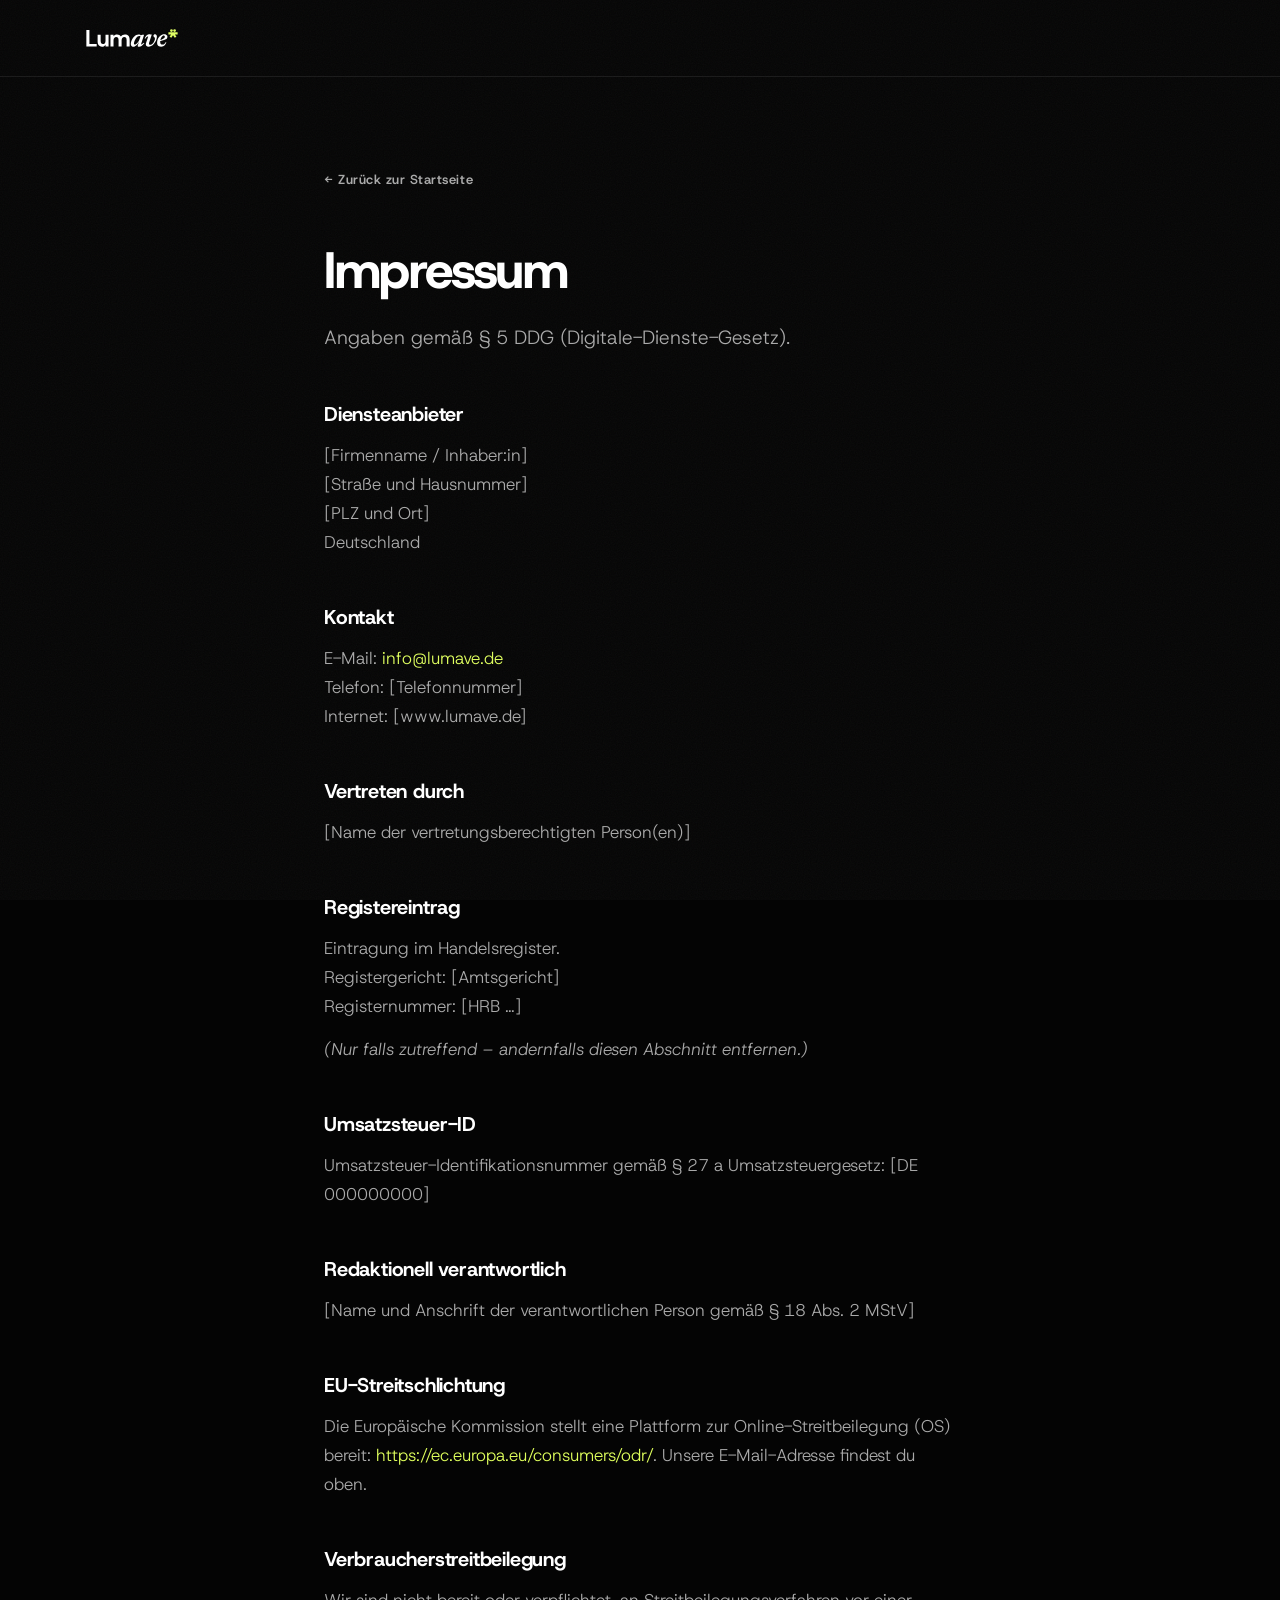
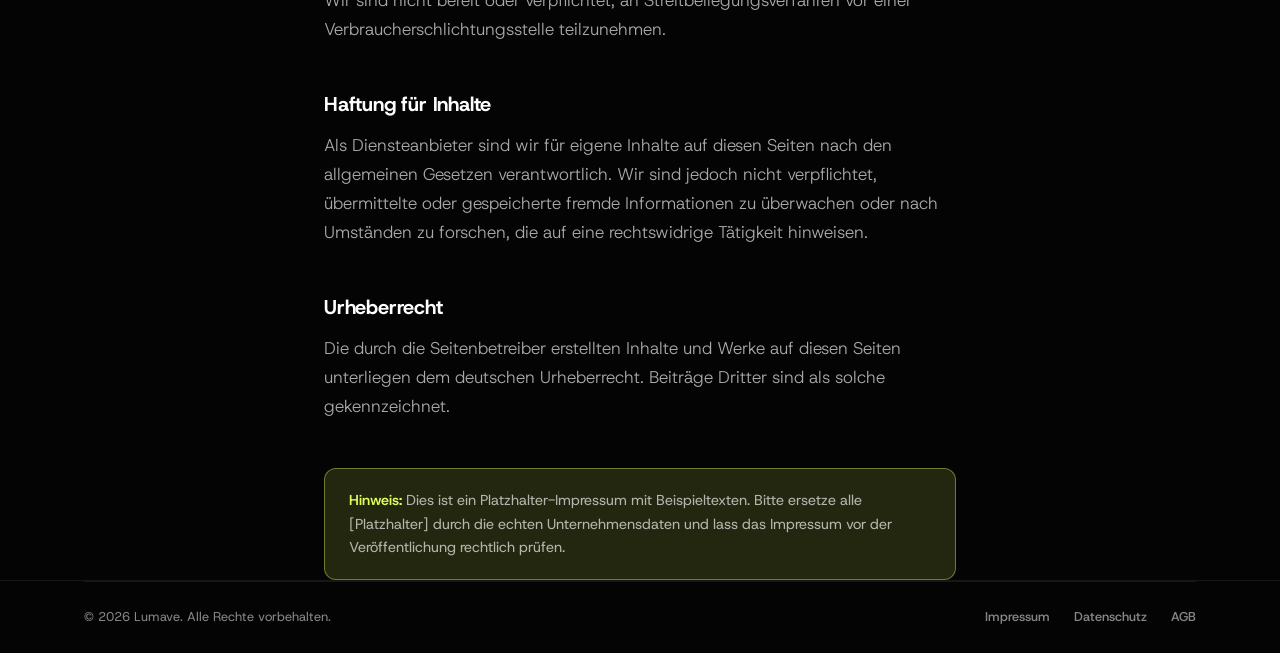
<file: impressum.html>
<!doctype html>
<html lang="de">
<head>
  <meta charset="utf-8" />
  <meta name="viewport" content="width=device-width, initial-scale=1" />
  <title>Impressum — Lumave</title>
  <meta name="robots" content="noindex" />
  <meta name="theme-color" content="#040404" />

  <link rel="icon" href="assets/logo/lumave-logo-icon.svg" type="image/svg+xml" />
  <link rel="icon" href="assets/logo/apple-touch-icon.png" sizes="180x180" type="image/png" />
  <link rel="apple-touch-icon" href="assets/logo/apple-touch-icon.png" />

  <style>html{background:#040404;}</style>
  <link rel="preload" href="assets/fonts/HostGrotesk.ttf" as="font" type="font/ttf" crossorigin />
  <link rel="stylesheet" href="assets/css/styles.css?v=41" />
</head>

<body>
  <header style="border-bottom:1px solid var(--line-soft);">
    <div class="container" style="height:var(--nav-h); display:flex; align-items:center;">
      <a href="index.html" class="brandmark" aria-label="Lumave — zur Startseite">
        <img class="brandmark__logo" src="assets/logo/lumave-logo-text.svg" alt="Lumave" width="130" height="38" />
      </a>
    </div>
  </header>

  <main class="legal">
    <div class="container">
      <a href="index.html" class="back">&larr; Zurück zur Startseite</a>
      <h1>Impressum</h1>
      <p class="lead">Angaben gemäß § 5 DDG (Digitale-Dienste-Gesetz).</p>

      <h2>Diensteanbieter</h2>
      <address>
        [Firmenname / Inhaber:in]<br />
        [Straße und Hausnummer]<br />
        [PLZ und Ort]<br />
        Deutschland
      </address>

      <h2>Kontakt</h2>
      <p>
        E-Mail: <a href="mailto:info@lumave.de">info@lumave.de</a><br />
        Telefon: [Telefonnummer]<br />
        Internet: [www.lumave.de]
      </p>

      <h2>Vertreten durch</h2>
      <p>[Name der vertretungsberechtigten Person(en)]</p>

      <h2>Registereintrag</h2>
      <p>
        Eintragung im Handelsregister.<br />
        Registergericht: [Amtsgericht]<br />
        Registernummer: [HRB …]
      </p>
      <p><em>(Nur falls zutreffend – andernfalls diesen Abschnitt entfernen.)</em></p>

      <h2>Umsatzsteuer-ID</h2>
      <p>Umsatzsteuer-Identifikationsnummer gemäß § 27 a Umsatzsteuergesetz: [DE 000000000]</p>

      <h2>Redaktionell verantwortlich</h2>
      <p>[Name und Anschrift der verantwortlichen Person gemäß § 18 Abs. 2 MStV]</p>

      <h2>EU-Streitschlichtung</h2>
      <p>
        Die Europäische Kommission stellt eine Plattform zur Online-Streitbeilegung (OS) bereit:
        <a href="https://ec.europa.eu/consumers/odr/" target="_blank" rel="noopener noreferrer">https://ec.europa.eu/consumers/odr/</a>.
        Unsere E-Mail-Adresse findest du oben.
      </p>

      <h2>Verbraucherstreitbeilegung</h2>
      <p>Wir sind nicht bereit oder verpflichtet, an Streitbeilegungsverfahren vor einer Verbraucherschlichtungsstelle teilzunehmen.</p>

      <h2>Haftung für Inhalte</h2>
      <p>Als Diensteanbieter sind wir für eigene Inhalte auf diesen Seiten nach den allgemeinen Gesetzen verantwortlich. Wir sind jedoch nicht verpflichtet, übermittelte oder gespeicherte fremde Informationen zu überwachen oder nach Umständen zu forschen, die auf eine rechtswidrige Tätigkeit hinweisen.</p>

      <h2>Urheberrecht</h2>
      <p>Die durch die Seitenbetreiber erstellten Inhalte und Werke auf diesen Seiten unterliegen dem deutschen Urheberrecht. Beiträge Dritter sind als solche gekennzeichnet.</p>

      <div class="note"><strong>Hinweis:</strong> Dies ist ein Platzhalter-Impressum mit Beispieltexten. Bitte ersetze alle [Platzhalter] durch die echten Unternehmensdaten und lass das Impressum vor der Veröffentlichung rechtlich prüfen.</div>
    </div>
  </main>

  <footer class="footer">
    <div class="container">
      <div class="footer__bottom">
        <span>© 2026 Lumave. Alle Rechte vorbehalten.</span>
        <span style="display:flex; gap:1.5rem; flex-wrap:wrap;">
          <a href="impressum.html" class="link-underline">Impressum</a>
          <a href="datenschutz.html" class="link-underline">Datenschutz</a>
          <a href="agb.html" class="link-underline">AGB</a>
        </span>
      </div>
    </div>
  </footer>
</body>
</html>
</file>
<file: app/app.css>
/* ============================================================
   LUMAVE — Kamera-Webapp (mobile only)
   Dark Editorial · near-black · white · lime (#DFFF5C)
   Matches the Lumave one-pager: Host Grotesk + Newsreader italic
   accents, film grain, pill buttons, filmic "graded" look.
   ============================================================ */

/* ---------- Brand fonts (self-hosted, shared with the site) ---------- */
@font-face {
  font-family: "Newsreader";
  src: url("../assets/fonts/Newsreader-Italic.ttf") format("truetype");
  font-weight: 200 700;
  font-style: italic;
  font-display: swap;
}
@font-face {
  font-family: "Host Grotesk";
  src: url("../assets/fonts/HostGrotesk.ttf") format("truetype");
  font-weight: 300 800;
  font-style: normal;
  font-display: swap;
}

/* ---------- Design tokens (from the Lumave site) ---------- */
:root {
  --bg:        #040404;
  --bg-2:      #0A0A0A;
  --surface:   rgba(255, 255, 255, 0.035);
  --surface-2: rgba(255, 255, 255, 0.06);

  --text:      #FFFFFF;
  --text-soft: rgba(255, 255, 255, 0.66);
  --text-mute: rgba(255, 255, 255, 0.52);

  --line:      rgba(255, 255, 255, 0.14);
  --line-soft: rgba(255, 255, 255, 0.08);

  --accent:      #DFFF5C;
  --accent-ink:  #040404;
  --accent-dim:  rgba(223, 255, 92, 0.14);
  --accent-glow: rgba(223, 255, 92, 0.28);
  --danger:      #ff8f6b;

  --font-sans:  "Host Grotesk", system-ui, -apple-system, "Segoe UI", sans-serif;
  --font-serif: "Newsreader", "Iowan Old Style", Georgia, serif;

  --ease-out:    cubic-bezier(0.22, 1, 0.36, 1);
  --ease-in-out: cubic-bezier(0.65, 0, 0.35, 1);

  --safe-t: env(safe-area-inset-top, 0px);
  --safe-b: env(safe-area-inset-bottom, 0px);
  --safe-l: env(safe-area-inset-left, 0px);
  --safe-r: env(safe-area-inset-right, 0px);
}

/* ---------- Reset ---------- */
*, *::before, *::after { box-sizing: border-box; }
* { margin: 0; }

html {
  -webkit-text-size-adjust: 100%;
  background: var(--bg);
}
body {
  font-family: var(--font-sans);
  background: var(--bg);
  color: var(--text);
  font-size: 16px;
  line-height: 1.6;
  -webkit-font-smoothing: antialiased;
  text-rendering: optimizeLegibility;
  min-height: 100dvh;
  overflow: hidden;
  overscroll-behavior: none;
  -webkit-tap-highlight-color: transparent;
}
img, picture, svg, video { display: block; max-width: 100%; }
button { font: inherit; color: inherit; cursor: pointer; border: none; background: none; -webkit-appearance: none; }
input { font: inherit; }
::selection { background: var(--accent); color: var(--accent-ink); }

/* Fine film grain over everything (matches the site) */
.grain {
  position: fixed;
  inset: 0;
  z-index: 60;
  pointer-events: none;
  opacity: 0.05;
  mix-blend-mode: screen;
  background-image: url("data:image/svg+xml,%3Csvg xmlns='http://www.w3.org/2000/svg' width='140' height='140'%3E%3Cfilter id='n'%3E%3CfeTurbulence type='fractalNoise' baseFrequency='0.85' numOctaves='2' stitchTiles='stitch'/%3E%3C/filter%3E%3Crect width='100%25' height='100%25' filter='url(%23n)'/%3E%3C/svg%3E");
}

/* ---------- App shell (phone column, centered on desktop) ---------- */
.app {
  position: relative;
  width: 100%;
  max-width: 480px;
  height: 100dvh;
  margin-inline: auto;
  overflow: hidden;
  background: var(--bg);
  box-shadow: 0 0 120px rgba(0,0,0,0.6);
}
@media (min-width: 481px) {
  body { background: #000; }
  .app { border-inline: 1px solid var(--line-soft); }
}

/* ---------- View system ---------- */
.view {
  position: absolute;
  inset: 0;
  display: flex;
  flex-direction: column;
  opacity: 0;
  visibility: hidden;
  transform: translateY(10px);
  transition: opacity 0.5s var(--ease-out), transform 0.5s var(--ease-out), visibility 0.5s;
}
.view.is-active {
  opacity: 1;
  visibility: visible;
  transform: none;
  transition-delay: 0.02s;
}

/* ---------- Shared typography ---------- */
.eyebrow {
  font-size: 0.7rem;
  font-weight: 600;
  letter-spacing: 0.24em;
  text-transform: uppercase;
  color: var(--text-mute);
  display: inline-flex;
  align-items: center;
  gap: 0.7em;
}
.eyebrow::before { content: ""; width: 26px; height: 1px; background: var(--accent); }
.eyebrow--center { justify-content: center; }
.eyebrow--center::before { display: none; }

.accent-serif {
  font-family: var(--font-serif);
  font-weight: 200;
  font-style: italic;
  color: var(--accent);
  font-size: 1.08em;
}

/* ---------- Buttons ---------- */
.btn {
  position: relative;
  display: inline-flex;
  align-items: center;
  justify-content: center;
  gap: 0.6em;
  padding: 1.05em 1.8em;
  min-height: 52px;
  font-family: var(--font-sans);
  font-size: 0.82rem;
  font-weight: 700;
  letter-spacing: 0.04em;
  text-transform: uppercase;
  border-radius: 999px;
  transition: transform 0.2s var(--ease-out), box-shadow 0.5s var(--ease-out),
              background-color 0.4s var(--ease-out), opacity 0.3s;
}
.btn:focus-visible { outline: 2px solid var(--accent); outline-offset: 3px; }
.btn:active { transform: scale(0.98); }
.btn--primary { background: var(--accent); color: var(--accent-ink); }
.btn--primary:active { box-shadow: 0 0 0 1px var(--accent), 0 10px 30px -8px var(--accent-glow); }
.btn--ghost { background: transparent; color: var(--text); border: 1px solid var(--line); }
.btn--block { width: 100%; }
.btn[disabled] { opacity: 0.5; pointer-events: none; }
/* Ausgegrauter Primär-Button (Zutritt gesperrt bis Name + Einwilligung) */
.btn--primary[disabled] {
  opacity: 1;
  background: var(--surface-2);
  color: var(--text-mute);
  box-shadow: none;
}
.btn__icon { transition: transform 0.4s var(--ease-out); }

/* ============================================================
   JOIN VIEW
   ============================================================ */
.join {
  flex: 1;
  display: flex;
  flex-direction: column;
  justify-content: center;
  gap: 1.5rem;
  padding: calc(var(--safe-t) + 2rem) 1.6rem calc(var(--safe-b) + 2rem);
  text-align: center;
  overflow-y: auto;
}
.join__logo {
  width: 148px;
  height: auto;
  margin: 0 auto 0.4rem;
  animation: fadeUp 0.9s var(--ease-out) 0.1s both;
}
.join .eyebrow { animation: fadeUp 0.9s var(--ease-out) 0.18s both; }
.join__title {
  font-family: var(--font-sans);
  font-weight: 800;
  font-size: clamp(2rem, 8.5vw, 2.7rem);
  line-height: 1.02;
  letter-spacing: -0.025em;
  text-wrap: balance;
  animation: fadeUp 0.9s var(--ease-out) 0.26s both;
}
.join__title .accent-serif { display: inline-block; }
.join__sub {
  color: var(--text-soft);
  font-weight: 300;
  font-size: 1.02rem;
  line-height: 1.6;
  max-width: 34ch;
  margin-inline: auto;
  animation: fadeUp 0.9s var(--ease-out) 0.34s both;
}
.join__form {
  display: flex;
  flex-direction: column;
  gap: 1rem;
  margin-top: 0.4rem;
  text-align: left;
  animation: fadeUp 0.9s var(--ease-out) 0.42s both;
}
.field { display: flex; flex-direction: column; gap: 0.5rem; }
.field__label {
  font-size: 0.72rem;
  font-weight: 600;
  letter-spacing: 0.14em;
  text-transform: uppercase;
  color: var(--text-mute);
  padding-left: 0.2rem;
}
.field input {
  width: 100%;
  min-height: 56px;
  padding: 0 1.2rem;
  background: var(--surface);
  border: 1px solid var(--line);
  border-radius: 16px;
  color: var(--text);
  font-size: 1.05rem;
  font-weight: 400;
  transition: border-color 0.3s var(--ease-out), background-color 0.3s var(--ease-out);
}
.field input::placeholder { color: var(--text-mute); }
.field input:focus { outline: none; border-color: var(--accent); background: var(--surface-2); }
.field input[aria-invalid="true"] { border-color: var(--danger); }
.field__error {
  min-height: 1.1em;
  font-size: 0.82rem;
  color: var(--danger);
  padding-left: 0.2rem;
  opacity: 0;
  transition: opacity 0.3s;
}
.field__error.is-visible { opacity: 1; }

.join__micro {
  display: inline-flex;
  align-items: center;
  justify-content: center;
  gap: 0.55em;
  font-size: 0.8rem;
  color: var(--text-mute);
  animation: fadeUp 0.9s var(--ease-out) 0.5s both;
}
.join__micro svg { color: var(--accent); flex: none; }

/* Zustimmung Datenschutz & AGB */
.consent {
  position: relative;
  display: flex;
  align-items: flex-start;
  gap: 0.75rem;
  margin-top: 0.1rem;
  padding: 0.5rem 0.2rem;
  cursor: pointer;
  text-align: left;
  -webkit-tap-highlight-color: transparent;
}
.consent__box {
  position: absolute;
  width: 1px; height: 1px;
  opacity: 0;
  pointer-events: none;
}
.consent__mark {
  flex: none;
  width: 26px; height: 26px;
  margin-top: 1px;
  border: 1.5px solid var(--line);
  border-radius: 8px;
  background: var(--surface);
  display: inline-flex;
  align-items: center;
  justify-content: center;
  color: var(--accent-ink);
  transition: background-color 0.2s var(--ease-out), border-color 0.2s var(--ease-out),
              transform 0.15s var(--ease-out);
}
.consent__mark svg {
  width: 16px; height: 16px;
  opacity: 0;
  transform: scale(0.5);
  transition: opacity 0.2s var(--ease-out), transform 0.2s var(--ease-out);
}
.consent__box:checked ~ .consent__mark { background: var(--accent); border-color: var(--accent); }
.consent__box:checked ~ .consent__mark svg { opacity: 1; transform: scale(1); }
.consent__box:focus-visible ~ .consent__mark { outline: 2px solid var(--accent); outline-offset: 3px; }
.consent:active .consent__mark { transform: scale(0.92); }
.consent__text {
  font-size: 0.86rem;
  line-height: 1.45;
  font-weight: 300;
  color: var(--text-soft);
}
.consent__text a {
  color: var(--accent);
  text-decoration: underline;
  text-underline-offset: 2px;
}

@keyframes fadeUp {
  from { opacity: 0; transform: translateY(16px); }
  to   { opacity: 1; transform: none; }
}

/* ============================================================
   CAMERA VIEW
   ============================================================ */
.view--camera { background: #000; }

.cam-top {
  position: relative;
  z-index: 20;
  display: flex;
  align-items: center;
  justify-content: space-between;
  padding: calc(var(--safe-t) + 0.9rem) 1.2rem 0.9rem;
  background: linear-gradient(180deg, rgba(4,4,4,0.85) 0%, rgba(4,4,4,0) 100%);
}
.cam-top__logo { width: 104px; height: auto; }
.icon-btn {
  width: 44px;
  height: 44px;
  display: inline-flex;
  align-items: center;
  justify-content: center;
  border-radius: 50%;
  color: var(--text);
  border: 1px solid var(--line-soft);
  background: rgba(255,255,255,0.04);
  transition: transform 0.2s var(--ease-out), border-color 0.3s, color 0.3s;
}
.icon-btn:active { transform: scale(0.92); }
.icon-btn svg { width: 22px; height: 22px; }

/* Viewfinder */
.viewfinder {
  position: relative;
  flex: 1;
  overflow: hidden;
  background: #050505;
}
.viewfinder video,
.viewfinder .vf-fallback {
  position: absolute;
  inset: 0;
  width: 100%;
  height: 100%;
  object-fit: cover;
}
.viewfinder video { transform: scaleX(1); }
.viewfinder video.is-mirrored { transform: scaleX(-1); }
.vf-fallback { display: none; }
.viewfinder.is-fallback .vf-fallback { display: block; }
.viewfinder.is-fallback video { display: none; }

/* Framing brackets — analog viewfinder feel */
.vf-frame {
  position: absolute;
  inset: 7% 6%;
  z-index: 5;
  pointer-events: none;
}
.vf-frame span {
  position: absolute;
  width: 26px;
  height: 26px;
  border: 2px solid rgba(223,255,92,0.7);
}
.vf-frame span:nth-child(1) { top: 0; left: 0; border-right: 0; border-bottom: 0; }
.vf-frame span:nth-child(2) { top: 0; right: 0; border-left: 0; border-bottom: 0; }
.vf-frame span:nth-child(3) { bottom: 0; left: 0; border-right: 0; border-top: 0; }
.vf-frame span:nth-child(4) { bottom: 0; right: 0; border-left: 0; border-top: 0; }
.vf-center {
  position: absolute;
  top: 50%; left: 50%;
  width: 22px; height: 22px;
  transform: translate(-50%, -50%);
  z-index: 5;
  pointer-events: none;
}
.vf-center::before, .vf-center::after {
  content: "";
  position: absolute;
  background: rgba(255,255,255,0.4);
}
.vf-center::before { top: 50%; left: 0; right: 0; height: 1px; transform: translateY(-50%); }
.vf-center::after { left: 50%; top: 0; bottom: 0; width: 1px; transform: translateX(-50%); }

/* subtle vignette + grain inside the finder */
.vf-vignette {
  position: absolute;
  inset: 0;
  z-index: 4;
  pointer-events: none;
  background: radial-gradient(120% 100% at 50% 45%, transparent 55%, rgba(0,0,0,0.45) 100%);
}
.vf-recdot {
  position: absolute;
  top: 4%; left: 7%;
  z-index: 6;
  display: inline-flex;
  align-items: center;
  gap: 0.5em;
  font-size: 0.62rem;
  font-weight: 700;
  letter-spacing: 0.18em;
  text-transform: uppercase;
  color: rgba(255,255,255,0.72);
  pointer-events: none;
}
.vf-recdot::before {
  content: "";
  width: 8px; height: 8px;
  border-radius: 50%;
  background: var(--accent);
  box-shadow: 0 0 8px var(--accent-glow);
  animation: recPulse 2s var(--ease-in-out) infinite;
}
@keyframes recPulse { 0%,100% { opacity: 1; } 50% { opacity: 0.25; } }

/* White capture flash — App-Ebene, damit der GANZE Bildschirm leuchtet
   (Frontblitz-Wirkung). Über Korn (60) und Lightbox (70), unter Toast (80). */
.flash-overlay {
  position: absolute;
  inset: 0;
  z-index: 75;
  background: #fff;
  opacity: 0;
  pointer-events: none;
}
.flash-overlay.is-firing { animation: flashFire 0.42s var(--ease-out); }
@keyframes flashFire {
  0% { opacity: 0; }
  8% { opacity: 0.95; }
  100% { opacity: 0; }
}
/* Frontblitz: Display hell HALTEN, bis die Aufnahme im Kasten ist … */
.flash-overlay.is-hold { opacity: 0.98; }
/* … und danach weich ausblenden. */
.flash-overlay.is-fade { animation: flashFade 0.35s var(--ease-out); }
@keyframes flashFade { from { opacity: 0.98; } to { opacity: 0; } }
/* Mechanical shutter blink */
.shutter-blink {
  position: absolute;
  inset: 0;
  z-index: 9;
  background: #000;
  opacity: 0;
  pointer-events: none;
}
.shutter-blink.is-firing { animation: blink 0.18s steps(2, end); }
@keyframes blink { 0%,100% { opacity: 0; } 50% { opacity: 1; } }

/* Camera status / permission card */
.vf-status {
  position: absolute;
  inset: 0;
  z-index: 10;
  display: none;
  flex-direction: column;
  align-items: center;
  justify-content: center;
  gap: 1rem;
  padding: 2rem;
  text-align: center;
  background: rgba(4,4,4,0.9);
  -webkit-backdrop-filter: blur(6px);
  backdrop-filter: blur(6px);
}
.vf-status.is-visible { display: flex; }
.vf-status__icon { width: 48px; height: 48px; color: var(--accent); }
.vf-status__icon svg { width: 100%; height: 100%; }
.vf-status h2 { font-size: 1.25rem; font-weight: 800; letter-spacing: -0.02em; }
.vf-status p { color: var(--text-soft); font-weight: 300; font-size: 0.95rem; max-width: 30ch; }
.spinner {
  width: 40px; height: 40px;
  border-radius: 50%;
  border: 2px solid var(--line);
  border-top-color: var(--accent);
  animation: spin 0.8s linear infinite;
}
@keyframes spin { to { transform: rotate(360deg); } }

/* Bottom control deck */
.cam-bottom {
  position: relative;
  z-index: 20;
  padding: 1rem 1.4rem calc(var(--safe-b) + 1.1rem);
  background: linear-gradient(0deg, rgba(4,4,4,0.94) 0%, rgba(4,4,4,0.75) 60%, rgba(4,4,4,0) 100%);
}

/* Film counter — the "Übersichtszahl" */
.counter {
  display: flex;
  align-items: baseline;
  justify-content: center;
  gap: 0.5em;
  margin-bottom: 1rem;
  font-variant-numeric: tabular-nums;
}
.counter__num {
  font-family: var(--font-sans);
  font-weight: 800;
  font-size: 2rem;
  line-height: 1;
  letter-spacing: -0.02em;
  color: var(--text);
}
.counter__num.is-low { color: var(--accent); }
.counter__slash { color: var(--text-mute); font-weight: 600; font-size: 1rem; }
.counter__total { color: var(--text-mute); font-weight: 600; font-size: 1rem; }
.counter__label {
  margin-left: 0.4em;
  font-size: 0.66rem;
  font-weight: 600;
  letter-spacing: 0.16em;
  text-transform: uppercase;
  color: var(--text-mute);
  align-self: center;
}

.controls {
  display: grid;
  grid-template-columns: 1fr auto 1fr;
  align-items: center;
  justify-items: center;
}

/* Flash toggle (left) */
.ctrl {
  display: inline-flex;
  flex-direction: column;
  align-items: center;
  gap: 0.35em;
  min-width: 56px;
  padding: 0.4rem;
}
.ctrl__ico {
  width: 48px; height: 48px;
  display: inline-flex;
  align-items: center;
  justify-content: center;
  border-radius: 50%;
  border: 1px solid var(--line-soft);
  background: rgba(255,255,255,0.04);
  color: var(--text);
  transition: transform 0.2s var(--ease-out), border-color 0.3s, color 0.3s, background-color 0.3s;
}
.ctrl:active .ctrl__ico { transform: scale(0.92); }
.ctrl__ico svg { width: 22px; height: 22px; }
.ctrl__label {
  font-size: 0.6rem;
  font-weight: 700;
  letter-spacing: 0.12em;
  text-transform: uppercase;
  color: var(--text-mute);
}
.ctrl.is-active .ctrl__ico { border-color: var(--accent); color: var(--accent-ink); background: var(--accent); }
.ctrl.is-active .ctrl__label { color: var(--accent); }

/* Gallery button with thumbnail + badge (right) */
.ctrl--gallery { position: relative; }
.thumb {
  width: 48px; height: 48px;
  border-radius: 12px;
  overflow: hidden;
  border: 1px solid var(--line);
  background: var(--surface);
  position: relative;
}
.thumb img { width: 100%; height: 100%; object-fit: cover; filter: blur(6px) saturate(0.9) sepia(0.2); }
.thumb.is-empty::after {
  content: "";
  position: absolute; inset: 0;
  background:
    radial-gradient(120% 90% at 70% 10%, rgba(255,230,176,0.25) 0%, transparent 55%),
    linear-gradient(160deg, #2a211a 0%, #140f0c 100%);
}
.badge {
  position: absolute;
  top: -6px; right: -6px;
  min-width: 20px; height: 20px;
  padding: 0 5px;
  border-radius: 999px;
  background: var(--accent);
  color: var(--accent-ink);
  font-size: 0.66rem;
  font-weight: 800;
  display: inline-flex;
  align-items: center;
  justify-content: center;
  border: 2px solid var(--bg);
}
.badge:empty, .badge.is-hidden { display: none; }

/* Shutter (center) */
.shutter {
  width: 78px; height: 78px;
  border-radius: 50%;
  padding: 5px;
  background: transparent;
  border: 3px solid rgba(255,255,255,0.85);
  display: inline-flex;
  align-items: center;
  justify-content: center;
  transition: transform 0.12s var(--ease-out);
}
.shutter__core {
  width: 100%; height: 100%;
  border-radius: 50%;
  background: var(--text);
  transition: background-color 0.2s var(--ease-out), transform 0.12s var(--ease-out);
}
.shutter:active { transform: scale(0.95); }
.shutter:active .shutter__core { background: var(--accent); transform: scale(0.9); }
.shutter[disabled] { opacity: 0.4; pointer-events: none; }
.shutter[disabled] .shutter__core { background: var(--text-mute); }
.shutter:focus-visible { outline: 2px solid var(--accent); outline-offset: 4px; }

/* ============================================================
   GALLERY / DEVELOPMENT VIEW
   ============================================================ */
.view--gallery { background: var(--bg); }
.g-top {
  display: grid;
  grid-template-columns: 44px 1fr 44px;
  align-items: center;
  gap: 0.6rem;
  padding: calc(var(--safe-t) + 0.9rem) 1.1rem 0.9rem;
  border-bottom: 1px solid var(--line-soft);
}
.g-top__title {
  text-align: center;
  display: flex;
  flex-direction: column;
  gap: 0.15rem;
}
.g-top__title strong {
  font-size: 1.05rem;
  font-weight: 800;
  letter-spacing: -0.01em;
}
.g-top__title span {
  font-size: 0.64rem;
  font-weight: 600;
  letter-spacing: 0.16em;
  text-transform: uppercase;
  color: var(--text-mute);
}

.develop-scroll {
  flex: 1;
  overflow-y: auto;
  -webkit-overflow-scrolling: touch;
  padding: 1.1rem 1.1rem calc(var(--safe-b) + 1.6rem);
}
.develop-grid {
  display: grid;
  grid-template-columns: 1fr 1fr;
  gap: 12px;
}

/* Developing film cell */
.dev-cell {
  position: relative;
  aspect-ratio: 4 / 5;
  border-radius: 12px;
  overflow: hidden;
  background: #0d0b09;
  border: 1px solid var(--line-soft);
  animation: cellIn 0.6s var(--ease-out) both;
}
@keyframes cellIn { from { opacity: 0; transform: translateY(12px) scale(0.98); } to { opacity: 1; transform: none; } }
.dev-cell img {
  position: absolute;
  inset: 0;
  width: 100%; height: 100%;
  object-fit: cover;
  filter: blur(26px) saturate(0.8) brightness(0.85);
  transform: scale(1.15);
  transition: filter 1.2s var(--ease-out), transform 1.2s var(--ease-out);
}
.dev-cell::after {
  content: "";
  position: absolute; inset: 0; z-index: 1;
  background:
    radial-gradient(120% 120% at 50% 40%, rgba(0,0,0,0) 45%, rgba(10,6,3,0.7) 100%),
    linear-gradient(160deg, rgba(200,150,90,0.18) 0%, rgba(200,150,90,0) 60%);
  pointer-events: none;
}
.dev-cell__overlay {
  position: absolute;
  inset: 0;
  z-index: 2;
  display: flex;
  flex-direction: column;
  align-items: center;
  justify-content: center;
  gap: 0.5rem;
  text-align: center;
  padding: 0.8rem;
}
.dev-cell__ico { width: 22px; height: 22px; color: var(--accent); opacity: 0.9; }
.dev-cell__ico svg { width: 100%; height: 100%; }
.dev-cell__time {
  font-variant-numeric: tabular-nums;
  font-size: 1.15rem;
  font-weight: 800;
  letter-spacing: 0.02em;
  color: var(--text);
  text-shadow: 0 2px 10px rgba(0,0,0,0.6);
}
.dev-cell__state {
  font-size: 0.58rem;
  font-weight: 700;
  letter-spacing: 0.16em;
  text-transform: uppercase;
  color: var(--text-soft);
}
.dev-cell__meta {
  position: absolute;
  z-index: 2;
  left: 10px; bottom: 8px;
  font-size: 0.58rem;
  font-weight: 700;
  letter-spacing: 0.12em;
  color: rgba(255,255,255,0.6);
}

/* Google-Drive-Upload-Status */
.dev-cell__up {
  position: absolute;
  z-index: 3;
  left: 8px; top: 8px;
  width: 24px; height: 24px;
  display: inline-flex;
  align-items: center;
  justify-content: center;
  border-radius: 7px;
  background: rgba(4,4,4,0.55);
  -webkit-backdrop-filter: blur(4px);
  backdrop-filter: blur(4px);
  color: var(--text-mute);
}
.dev-cell__up svg { width: 15px; height: 15px; }
.dev-cell__up[data-status="up"] { color: var(--text); animation: upPulse 1.2s var(--ease-in-out) infinite; }
.dev-cell__up[data-status="done"] { color: var(--accent-ink); background: var(--accent); }
@keyframes upPulse { 0%,100% { opacity: 0.5; } 50% { opacity: 1; } }
/* progress ring bottom */
.dev-cell__bar {
  position: absolute;
  z-index: 2;
  left: 0; right: 0; bottom: 0;
  height: 3px;
  background: rgba(255,255,255,0.12);
}
.dev-cell__bar i {
  display: block;
  height: 100%;
  background: var(--accent);
  transform-origin: left;
  transition: width 1s linear;
}

/* Revealed state */
.dev-cell.is-ready { cursor: pointer; }
.dev-cell.is-ready img {
  /* Kein CSS-Grading mehr: das Bild ist bereits die LUT-entwickelte Version. */
  filter: none;
  transform: scale(1);
}
.dev-cell.is-ready .dev-cell__overlay { opacity: 0; pointer-events: none; transition: opacity 0.6s; }
.dev-cell.is-ready .dev-cell__bar { display: none; }
.dev-cell.is-ready .dev-cell__ready {
  position: absolute;
  z-index: 3;
  right: 8px; top: 8px;
  width: 24px; height: 24px;
  border-radius: 50%;
  background: var(--accent);
  color: var(--accent-ink);
  display: flex; align-items: center; justify-content: center;
  animation: pop 0.5s var(--ease-out) both;
}
.dev-cell__ready { display: none; }
.dev-cell.is-ready .dev-cell__ready { display: flex; }
.dev-cell__ready svg { width: 14px; height: 14px; }
@keyframes pop { from { transform: scale(0); } to { transform: scale(1); } }

/* Empty state */
.g-empty {
  flex: 1;
  display: none;
  flex-direction: column;
  align-items: center;
  justify-content: center;
  gap: 1rem;
  text-align: center;
  padding: 2rem;
}
.g-empty.is-visible { display: flex; }
.g-empty__ico { width: 46px; height: 46px; color: var(--text-mute); }
.g-empty h2 { font-size: 1.2rem; font-weight: 800; letter-spacing: -0.01em; }
.g-empty p { color: var(--text-soft); font-weight: 300; max-width: 28ch; }

/* Info strip about the 48h rule */
.g-note {
  display: flex;
  align-items: flex-start;
  gap: 0.6em;
  margin-bottom: 1.1rem;
  padding: 0.85rem 1rem;
  border: 1px solid var(--line-soft);
  border-radius: 14px;
  background: var(--accent-dim);
  font-size: 0.8rem;
  color: var(--text-soft);
  line-height: 1.5;
}
.g-note svg { flex: none; color: var(--accent); margin-top: 1px; }

/* ---------- Lightbox (revealed photo) ---------- */
.lightbox {
  position: absolute;
  inset: 0;
  z-index: 70;
  display: none;
  align-items: center;
  justify-content: center;
  padding: calc(var(--safe-t) + 1rem) 1rem calc(var(--safe-b) + 1rem);
  background: rgba(2,2,2,0.94);
  -webkit-backdrop-filter: blur(8px);
  backdrop-filter: blur(8px);
}
.lightbox.is-open { display: flex; animation: fadeIn 0.3s var(--ease-out); }
@keyframes fadeIn { from { opacity: 0; } to { opacity: 1; } }
.lightbox img {
  max-width: 100%;
  max-height: 100%;
  border-radius: 12px;
  /* Kein CSS-Grading: die Lightbox zeigt die LUT-entwickelte Version. */
  box-shadow: 0 20px 60px rgba(0,0,0,0.6);
}
.lightbox__close {
  position: absolute;
  top: calc(var(--safe-t) + 0.8rem);
  right: 1rem;
  width: 44px; height: 44px;
  border-radius: 50%;
  background: rgba(255,255,255,0.08);
  border: 1px solid var(--line);
  display: flex; align-items: center; justify-content: center;
}
.lightbox__close svg { width: 22px; height: 22px; }
.lightbox__dl {
  position: absolute;
  bottom: calc(var(--safe-b) + 1.1rem);
  left: 50%; transform: translateX(-50%);
  display: inline-flex; align-items: center; gap: 0.5rem;
  padding: 0.72rem 1.35rem;
  border-radius: 999px;
  background: var(--accent); color: var(--accent-ink);
  border: none; font-weight: 700; font-size: 0.92rem; cursor: pointer;
  box-shadow: 0 12px 34px rgba(0,0,0,0.45);
}
.lightbox__dl svg { width: 18px; height: 18px; }
.lightbox__dl:active { transform: translateX(-50%) scale(0.97); }

/* ---------- Blitz-Hinweis-Dialog ---------- */
.flash-warn {
  position: absolute;
  inset: 0;
  z-index: 76;
  display: none;
  align-items: center;
  justify-content: center;
  padding: 1.5rem;
}
.flash-warn.is-open { display: flex; }
.flash-warn__backdrop {
  position: absolute;
  inset: 0;
  background: rgba(2,2,2,0.72);
  -webkit-backdrop-filter: blur(6px);
  backdrop-filter: blur(6px);
  animation: fadeIn 0.25s var(--ease-out);
}
.flash-warn__panel {
  position: relative;
  width: 100%;
  max-width: 340px;
  background: var(--bg-2);
  border: 1px solid var(--line);
  border-radius: 20px;
  padding: 1.8rem 1.4rem 1.4rem;
  text-align: center;
  animation: warnIn 0.3s var(--ease-out);
}
@keyframes warnIn {
  from { opacity: 0; transform: translateY(14px) scale(0.97); }
  to   { opacity: 1; transform: none; }
}
.flash-warn__ico {
  width: 52px; height: 52px;
  margin: 0 auto 1rem;
  border-radius: 50%;
  background: var(--accent-dim);
  color: var(--accent);
  display: flex;
  align-items: center;
  justify-content: center;
}
.flash-warn__ico svg { width: 24px; height: 24px; }
.flash-warn__panel h2 {
  font-size: 1.25rem;
  font-weight: 800;
  letter-spacing: -0.02em;
  margin-bottom: 0.5rem;
}
.flash-warn__panel p {
  color: var(--text-soft);
  font-weight: 300;
  font-size: 0.92rem;
  line-height: 1.55;
  margin-bottom: 1.4rem;
}
.flash-warn__panel .btn + .btn { margin-top: 0.6rem; }

/* ---------- Toast ---------- */
.toast {
  position: absolute;
  left: 50%;
  bottom: calc(var(--safe-b) + 8.5rem);
  z-index: 80;
  transform: translate(-50%, 12px);
  padding: 0.75rem 1.25rem;
  border-radius: 999px;
  background: rgba(20,20,20,0.94);
  border: 1px solid var(--line);
  color: var(--text);
  font-size: 0.82rem;
  font-weight: 500;
  letter-spacing: 0.01em;
  white-space: nowrap;
  opacity: 0;
  visibility: hidden;
  pointer-events: none;
  transition: opacity 0.3s var(--ease-out), transform 0.3s var(--ease-out), visibility 0.3s;
}
.toast.is-visible { opacity: 1; visibility: visible; transform: translate(-50%, 0); }
.toast--accent { border-color: color-mix(in srgb, var(--accent) 50%, transparent); }

/* shake for full-film feedback */
.shake { animation: shake 0.4s var(--ease-in-out); }
@keyframes shake {
  0%,100% { transform: translateX(0); }
  20% { transform: translateX(-6px); }
  40% { transform: translateX(6px); }
  60% { transform: translateX(-4px); }
  80% { transform: translateX(4px); }
}

/* ---------- Reduced motion ---------- */
@media (prefers-reduced-motion: reduce) {
  *, *::before, *::after {
    animation-duration: 0.001ms !important;
    animation-iteration-count: 1 !important;
    transition-duration: 0.01ms !important;
  }
  .dev-cell img { transition: none !important; }
}
</file>
<file: assets/css/styles.css>
/* ============================================================
   LUMAVE — Dark Editorial
   Near-black · white · lime accent (#DFFF5C)
   Type: Host Grotesk (everything) + Newsreader ExtraLight Italic
         used ONLY for accent words inside headlines.
   ============================================================ */

/* ---------- Brand fonts (self-hosted, variable) ---------- */
@font-face {
  font-family: "Newsreader";
  src: url("../fonts/Newsreader.ttf") format("truetype");
  font-weight: 200 700;
  font-style: normal;
  font-display: swap;
}
@font-face {
  font-family: "Newsreader";
  src: url("../fonts/Newsreader-Italic.ttf") format("truetype");
  font-weight: 200 700;
  font-style: italic;
  font-display: swap;
}
@font-face {
  font-family: "Host Grotesk";
  src: url("../fonts/HostGrotesk.ttf") format("truetype");
  font-weight: 300 800;
  font-style: normal;
  font-display: swap;
}
@font-face {
  font-family: "Host Grotesk";
  src: url("../fonts/HostGrotesk-Italic.ttf") format("truetype");
  font-weight: 300 800;
  font-style: italic;
  font-display: swap;
}

/* ---------- Design tokens ---------- */
:root {
  --bg:        #040404;
  --bg-2:      #0A0A0A;   /* subtle alternate section */
  --surface:   rgba(255, 255, 255, 0.035);
  --surface-2: rgba(255, 255, 255, 0.06);

  --text:      #FFFFFF;
  --text-soft: rgba(255, 255, 255, 0.66);
  --text-mute: rgba(255, 255, 255, 0.52);

  --line:      rgba(255, 255, 255, 0.14);
  --line-soft: rgba(255, 255, 255, 0.08);

  --accent:      #DFFF5C;
  --accent-ink:  #040404;              /* text on top of accent */
  --accent-dim:  rgba(223, 255, 92, 0.14);
  --accent-glow: rgba(223, 255, 92, 0.28);

  --font-sans:  "Host Grotesk", system-ui, -apple-system, "Segoe UI", sans-serif;
  --font-serif: "Newsreader", "Iowan Old Style", Georgia, serif;

  --container: 1240px;
  --gutter: clamp(1.25rem, 5vw, 4rem);

  --ease-out: cubic-bezier(0.22, 1, 0.36, 1);
  --ease-in-out: cubic-bezier(0.65, 0, 0.35, 1);

  --nav-h: 76px;
}

/* ---------- Reset & base ---------- */
*, *::before, *::after { box-sizing: border-box; }
* { margin: 0; }

html {
  -webkit-text-size-adjust: 100%;
  scroll-behavior: smooth;
  background: var(--bg);
}
@media (prefers-reduced-motion: reduce) { html { scroll-behavior: auto; } }

body {
  font-family: var(--font-sans);
  background: var(--bg);
  color: var(--text);
  font-size: 17px;
  line-height: 1.6;
  font-weight: 400;
  -webkit-font-smoothing: antialiased;
  text-rendering: optimizeLegibility;
  overflow-x: hidden;
}

img, picture, svg { display: block; max-width: 100%; }
a { color: inherit; text-decoration: none; }
button { font: inherit; color: inherit; cursor: pointer; border: none; background: none; }
::selection { background: var(--accent); color: var(--accent-ink); }

/* Fine film grain over the whole page */
body::before {
  content: "";
  position: fixed;
  inset: 0;
  z-index: 1;
  pointer-events: none;
  opacity: 0.045;
  mix-blend-mode: screen;
  background-image: url("data:image/svg+xml,%3Csvg xmlns='http://www.w3.org/2000/svg' width='140' height='140'%3E%3Cfilter id='n'%3E%3CfeTurbulence type='fractalNoise' baseFrequency='0.85' numOctaves='2' stitchTiles='stitch'/%3E%3C/filter%3E%3Crect width='100%25' height='100%25' filter='url(%23n)'/%3E%3C/svg%3E");
}

/* ---------- Layout ---------- */
.container {
  width: 100%;
  max-width: var(--container);
  margin-inline: auto;
  padding-inline: var(--gutter);
}
.section {
  position: relative;
  z-index: 2;
  padding-block: clamp(5rem, 12vw, 10rem);
}
.section--alt {
  /* translucent (not solid) so the cursor glow behind can show through */
  background: rgba(255, 255, 255, 0.016);
  border-top: 1px solid var(--line-soft);
  border-bottom: 1px solid var(--line-soft);
}

/* ---------- Cursor-following accent glow ---------- */
/* Fixed layer at z-index 0 → always behind content (sections sit at z-index 2),
   so it never paints over buttons or text. */
.cursor-glow {
  position: fixed;
  top: 0;
  left: 0;
  width: 700px;
  height: 700px;
  margin: -350px 0 0 -350px;
  z-index: 0;
  pointer-events: none;
  border-radius: 50%;
  background: radial-gradient(circle,
    rgba(223, 255, 92, 0.20) 0%,
    rgba(223, 255, 92, 0.06) 34%,
    transparent 66%);
  filter: blur(50px);
  opacity: 0;
  transition: opacity 0.6s var(--ease-out);
  will-change: transform;
}
.cursor-glow.is-visible { opacity: 1; }

/* ---------- Typography ---------- */
.eyebrow {
  font-family: var(--font-sans);
  font-size: 0.72rem;
  font-weight: 600;
  letter-spacing: 0.24em;
  text-transform: uppercase;
  color: var(--text-mute);
  display: inline-flex;
  align-items: center;
  gap: 0.7em;
}
.eyebrow::before {
  content: "";
  width: 17px;
  height: 17px;
  background: var(--accent);
  /* Lumave brand mark, inlined (solid fill) and tinted to the accent so it
     renders reliably as a CSS mask everywhere, incl. file:// and Safari. */
  -webkit-mask: url("data:image/svg+xml,%3Csvg xmlns='http://www.w3.org/2000/svg' viewBox='0 0 360 360' fill='%23fff'%3E%3Cpolygon points='307.43 147.18 267.32 147.18 232.99 147.18 195.32 147.18 164.54 147.18 126.87 147.18 95.65 147.18 52.57 147.18 52.57 204.18 126.63 204.18 85.24 266.43 132.71 297.99 179.93 226.97 227.16 297.99 274.62 266.43 233.23 204.18 307.43 204.18 307.43 147.18'/%3E%3Ccircle cx='136.38' cy='99.18' r='37.17'/%3E%3Ccircle cx='223.48' cy='99.18' r='37.17'/%3E%3C/svg%3E") center / contain no-repeat;
          mask: url("data:image/svg+xml,%3Csvg xmlns='http://www.w3.org/2000/svg' viewBox='0 0 360 360' fill='%23fff'%3E%3Cpolygon points='307.43 147.18 267.32 147.18 232.99 147.18 195.32 147.18 164.54 147.18 126.87 147.18 95.65 147.18 52.57 147.18 52.57 204.18 126.63 204.18 85.24 266.43 132.71 297.99 179.93 226.97 227.16 297.99 274.62 266.43 233.23 204.18 307.43 204.18 307.43 147.18'/%3E%3Ccircle cx='136.38' cy='99.18' r='37.17'/%3E%3Ccircle cx='223.48' cy='99.18' r='37.17'/%3E%3C/svg%3E") center / contain no-repeat;
}
.eyebrow--center::before { display: none; }

/* Headline system: Host Grotesk ExtraBold (white) + accent serif words */
.h-display,
.h-section {
  font-family: var(--font-sans);
  font-weight: 800;
  color: var(--text);
  letter-spacing: -0.025em;
  text-wrap: balance;
}
.h-display {
  font-size: clamp(2.6rem, 7vw, 5.4rem);
  line-height: 0.98;
}
.h-section {
  font-size: clamp(2rem, 4.8vw, 3.6rem);
  line-height: 1.03;
  letter-spacing: -0.02em;
}

/* The delicate counterpoint — Newsreader ExtraLight Italic in accent.
   ONLY used for individual highlighted words inside headlines. */
.accent-serif {
  font-family: var(--font-serif);
  font-weight: 200;
  font-style: italic;
  color: var(--accent);
  font-size: 1.06em;
  letter-spacing: 0;
}

/* Inline accent emphasis for regular text (used sparingly) */
.hl { color: var(--accent); }

.lead {
  font-size: clamp(1.05rem, 1.5vw, 1.24rem);
  line-height: 1.6;
  color: var(--text-soft);
  max-width: 46ch;
  font-weight: 300;
}
.measure { max-width: 62ch; }

/* ---------- Buttons ---------- */
.btn {
  --pad-y: 1.02em;
  --pad-x: 1.7em;
  position: relative;
  display: inline-flex;
  align-items: center;
  justify-content: center;
  gap: 0.6em;
  padding: var(--pad-y) var(--pad-x);
  font-family: var(--font-sans);
  font-size: 0.82rem;
  font-weight: 600;
  letter-spacing: 0.04em;
  text-transform: uppercase;
  border-radius: 999px;
  transition: background-color 0.4s var(--ease-out), color 0.4s var(--ease-out),
              border-color 0.4s var(--ease-out), box-shadow 0.5s var(--ease-out);
  will-change: transform;
}
.btn:focus-visible { outline: 2px solid var(--accent); outline-offset: 3px; }
.btn__label { position: relative; z-index: 1; }
.btn__icon { transition: transform 0.5s var(--ease-out); }
.btn:hover .btn__icon { transform: translateX(3px); }

.btn--primary {
  background: var(--accent);
  color: var(--accent-ink);
  font-weight: 700;
}
.btn--primary:hover { box-shadow: 0 0 0 1px var(--accent), 0 12px 40px -8px var(--accent-glow); }

.btn--ghost {
  background: transparent;
  color: var(--text);
  border: 1px solid var(--line);
}
.btn--ghost:hover { border-color: var(--accent); color: var(--accent); }

/* Text link with animated underline */
.link-underline { position: relative; font-weight: 500; }
.link-underline::after {
  content: "";
  position: absolute;
  left: 0; bottom: -2px;
  width: 100%; height: 1px;
  background: var(--accent);
  transform: scaleX(0);
  transform-origin: right;
  transition: transform 0.5s var(--ease-out);
}
.link-underline:hover { color: var(--accent); }
.link-underline:hover::after { transform: scaleX(1); transform-origin: left; }

/* ============================================================
   NAVIGATION
   ============================================================ */
.nav {
  position: fixed;
  top: 0; left: 0; right: 0;
  z-index: 100;
  height: var(--nav-h);
  display: flex;
  align-items: center;
  transition: background-color 0.5s var(--ease-out), backdrop-filter 0.5s var(--ease-out),
              border-color 0.5s var(--ease-out);
  border-bottom: 1px solid transparent;
  animation: navIn 0.9s var(--ease-out) 1.1s both;
}
@keyframes navIn {
  from { opacity: 0; transform: translateY(-12px); }
  to   { opacity: 1; transform: translateY(0); }
}
.nav.is-scrolled {
  background: color-mix(in srgb, var(--bg) 72%, transparent);
  -webkit-backdrop-filter: blur(16px) saturate(1.3);
  backdrop-filter: blur(16px) saturate(1.3);
  border-bottom-color: var(--line-soft);
}
.nav__inner {
  width: 100%;
  max-width: var(--container);
  margin-inline: auto;
  padding-inline: var(--gutter);
  display: flex;
  align-items: center;
  justify-content: space-between;
}
.brandmark {
  font-family: var(--font-sans);
  font-weight: 800;
  font-size: 1.4rem;
  letter-spacing: -0.02em;
  line-height: 1;
  color: var(--text);
  display: inline-flex;
  align-items: center;
  gap: 0.28em;
}
.brandmark .dot {
  width: 7px; height: 7px;
  border-radius: 50%;
  background: var(--accent);
  margin-bottom: 0.15em;
}
.brandmark__logo { height: 32px; width: auto; display: block; }
.nav__links { display: flex; align-items: center; gap: clamp(1.5rem, 3vw, 2.6rem); }
.nav__links a {
  font-size: 0.82rem;
  font-weight: 500;
  letter-spacing: 0.01em;
  color: var(--text-soft);
  transition: color 0.3s var(--ease-out);
}
.nav__links a:hover { color: var(--accent); }
.nav__actions { display: flex; align-items: center; gap: 1.25rem; }

/* Language switcher (DE / EN) — stays visible on mobile next to the burger */
.lang-switch {
  display: inline-flex;
  align-items: center;
  gap: 0.45em;
  font-size: 0.78rem;
  font-weight: 600;
  letter-spacing: 0.08em;
}
.lang-switch__sep { color: var(--line); }
.lang-switch button {
  padding: 2px;
  color: var(--text-mute);
  transition: color 0.3s var(--ease-out);
}
.lang-switch button:hover { color: var(--accent); }
.lang-switch button.is-active { color: var(--text); }
.lang-switch button:focus-visible { outline: 2px solid var(--accent); outline-offset: 2px; }

.nav__burger {
  display: none;
  width: 44px; height: 44px;
  align-items: center;
  justify-content: center;
  flex-direction: column;
  gap: 5px;
}
.nav__burger span {
  display: block;
  width: 22px; height: 1.5px;
  background: var(--text);
  transition: transform 0.4s var(--ease-out), opacity 0.3s var(--ease-out);
}

/* Mobile menu overlay */
.mobile-menu {
  position: fixed;
  inset: 0;
  z-index: 99;
  background: var(--bg);
  display: flex;
  flex-direction: column;
  justify-content: center;
  padding: var(--gutter);
  transform: translateY(-100%);
  transition: transform 0.6s var(--ease-in-out);
  visibility: hidden;
}
.mobile-menu.is-open { transform: translateY(0); visibility: visible; }
.mobile-menu a {
  font-family: var(--font-sans);
  font-weight: 800;
  font-size: clamp(2rem, 9vw, 3rem);
  letter-spacing: -0.02em;
  padding-block: 0.3em;
  border-bottom: 1px solid var(--line-soft);
  opacity: 0;
  transform: translateY(14px);
  transition: opacity 0.5s var(--ease-out), transform 0.5s var(--ease-out), color 0.3s;
}
.mobile-menu a:hover { color: var(--accent); }
.mobile-menu.is-open a { opacity: 1; transform: translateY(0); }
.mobile-menu.is-open a:nth-child(1) { transition-delay: 0.10s; }
.mobile-menu.is-open a:nth-child(2) { transition-delay: 0.16s; }
.mobile-menu.is-open a:nth-child(3) { transition-delay: 0.22s; }
.mobile-menu.is-open a:nth-child(4) { transition-delay: 0.28s; }
body.menu-open { overflow: hidden; }

/* ============================================================
   HERO
   ============================================================ */
.hero {
  position: relative;
  z-index: 2;
  min-height: 100svh;
  display: flex;
  flex-direction: column;
  align-items: center;
  justify-content: center;
  text-align: center;
  padding: 0;
  overflow: hidden;
  background: var(--bg);
}
/* darkening scrim for text legibility over the hero images */
.hero__scrim {
  position: absolute;
  inset: 0;
  pointer-events: none;
  background:
    linear-gradient(180deg, rgba(4,4,4,0.55) 0%, rgba(4,4,4,0.40) 45%, rgba(4,4,4,0.80) 100%),
    rgba(4,4,4,0.28);
}
.hero__inner {
  position: relative;
  z-index: 2;
  display: flex;
  flex-direction: column;
  align-items: center;
  gap: clamp(1.6rem, 3.2vw, 2.4rem);
  max-width: 1000px;
  padding-inline: var(--gutter);
}
.hero__claim {
  margin: 0;
  font-size: clamp(2.3rem, 6.4vw, 5rem);
  line-height: 0.95;
}
.hero__sub {
  margin: 0;
  max-width: 46ch;
  color: var(--text-soft);
  font-weight: 300;
  font-size: clamp(1.02rem, 1.5vw, 1.2rem);
  line-height: 1.62;
}
.hero__cta { margin-top: 0.5rem; }

/* ---------- Hero before/after comparison ----------
   Two stacked images; the "before" is clipped to the left of --pos. The whole
   backdrop is draggable (JS), the centered text is click-through so drags pass
   under it, and the CTA stays clickable. */
.hero__compare {
  position: absolute;
  inset: 0;
  z-index: 0;
  overflow: hidden;
  background: #000;
  --pos: 50%;
  cursor: ew-resize;
  touch-action: pan-y;
}
.hero__cimg {
  position: absolute;
  inset: 0;
  width: 100%;
  height: 100%;
  object-fit: cover;
  user-select: none;
  -webkit-user-drag: none;
}
.hero__cimg--after  { z-index: 1; }
.hero__cimg--before { z-index: 2; clip-path: inset(0 calc(100% - var(--pos)) 0 0); }
.hero__compare .hero__scrim { z-index: 3; }
/* divider line + handle knob */
.hero__reveal {
  position: absolute;
  top: 0; bottom: 0;
  left: var(--pos);
  width: 1px;
  margin-left: -0.5px;
  z-index: 4;
  background: rgba(255, 255, 255, 0.28);
  box-shadow: 0 0 10px rgba(0, 0, 0, 0.22);
  pointer-events: none;
}
.hero__handle {
  position: absolute;
  top: 76%;
  left: 50%;
  transform: translate(-50%, -50%);
  width: 36px; height: 36px;
  border-radius: 50%;
  display: flex;
  align-items: center;
  justify-content: center;
  color: rgba(255, 255, 255, 0.75);
  background: rgba(10, 10, 10, 0.12);
  -webkit-backdrop-filter: blur(5px);
  backdrop-filter: blur(5px);
  border: 1px solid rgba(255, 255, 255, 0.35);
  cursor: ew-resize;
  pointer-events: auto;
}
.hero__handle:focus-visible { outline: 2px solid var(--accent); outline-offset: 3px; }
.hero__handle svg { width: 17px; height: 17px; opacity: 0.85; }
/* corner labels */
.hero__ba {
  position: absolute;
  bottom: clamp(1.4rem, 6vh, 3rem);
  z-index: 4;
  font-family: var(--font-sans);
  font-size: 0.6rem;
  font-weight: 600;
  letter-spacing: 0.18em;
  text-transform: uppercase;
  color: rgba(255, 255, 255, 0.92);
  padding: 0.42em 0.85em;
  border: 1px solid rgba(255, 255, 255, 0.28);
  border-radius: 999px;
  background: rgba(0, 0, 0, 0.3);
  -webkit-backdrop-filter: blur(4px);
  backdrop-filter: blur(4px);
  pointer-events: none;
}
.hero__ba--left  { left: clamp(1rem, 4vw, 2.5rem); }
.hero__ba--right { right: clamp(1rem, 4vw, 2.5rem); }
/* drags pass through the centered copy; only the CTA stays interactive */
.hero__inner { pointer-events: none; }
.hero__inner .btn { pointer-events: auto; }
@media (max-width: 720px) {
  .hero__handle { top: 82%; }
  .hero__ba { font-size: 0.54rem; letter-spacing: 0.12em; padding: 0.36em 0.7em; }
}

.scroll-cue {
  position: absolute;
  left: 50%;
  bottom: 1.8rem;
  transform: translateX(-50%);
  z-index: 3;
  display: inline-flex;
  flex-direction: column;
  align-items: center;
  gap: 0.8em;
  font-size: 0.62rem;
  letter-spacing: 0.2em;
  text-transform: uppercase;
  color: var(--text-mute);
  font-weight: 600;
  opacity: 0;
  animation: cueIn 0.8s var(--ease-out) 2s forwards;
  transition: color 0.3s var(--ease-out);
}
@keyframes cueIn { to { opacity: 1; } }
.scroll-cue:hover { color: var(--accent); }
.scroll-cue .track { width: 1px; height: 40px; background: var(--line); position: relative; overflow: hidden; }
.scroll-cue .track::after {
  content: ""; position: absolute; inset: 0;
  background: var(--accent);
  transform: translateY(-100%);
  animation: cueDown 2.4s var(--ease-in-out) infinite;
}
@keyframes cueDown {
  0% { transform: translateY(-100%); }
  50% { transform: translateY(0); }
  100% { transform: translateY(100%); }
}

/* ============================================================
   FILM FRAMES (art-directed "photographs")
   ============================================================ */
.frame {
  position: relative;
  overflow: hidden;
  background: #1a1410;
  isolation: isolate;
  border: 1px solid var(--line-soft);
}
.frame__img { position: absolute; inset: 0; z-index: 0; }
img.frame__img { width: 100%; height: 100%; object-fit: cover; }

.frame--gold   .frame__img { background:
  radial-gradient(120% 90% at 78% 12%, #ffe6b0 0%, rgba(255,230,176,0) 46%),
  radial-gradient(120% 120% at 20% 100%, #7a3a24 0%, rgba(122,58,36,0) 55%),
  linear-gradient(160deg, #d98b4a 0%, #9c5127 52%, #3d211a 100%); }
.frame--dawn   .frame__img { background:
  radial-gradient(110% 80% at 30% 8%, #ffd9c4 0%, rgba(255,217,196,0) 48%),
  linear-gradient(165deg, #e7a98d 0%, #b06a52 48%, #4b2a2c 100%); }
.frame--blush  .frame__img { background:
  radial-gradient(120% 90% at 70% 6%, #ffe9df 0%, rgba(255,233,223,0) 50%),
  linear-gradient(160deg, #e9c3ba 0%, #cf9a92 46%, #6d4646 100%); }
.frame--dusk   .frame__img { background:
  radial-gradient(120% 80% at 82% 10%, #f4c98f 0%, rgba(244,201,143,0) 44%),
  linear-gradient(165deg, #a56b6b 0%, #5f4360 55%, #2a2233 100%); }
.frame--candle .frame__img { background:
  radial-gradient(90% 70% at 50% 30%, #ffcf87 0%, rgba(255,207,135,0) 55%),
  linear-gradient(170deg, #7a4a26 0%, #3a2216 60%, #1c110c 100%); }
.frame--sage   .frame__img { background:
  radial-gradient(110% 90% at 26% 8%, #f3ead0 0%, rgba(243,234,208,0) 50%),
  linear-gradient(160deg, #b9b08a 0%, #8a8560 48%, #3e3a2b 100%); }

.frame::before {
  content: "";
  position: absolute; inset: 0; z-index: 1;
  background:
    radial-gradient(120% 120% at 50% 40%, rgba(0,0,0,0) 52%, rgba(0,0,0,0.5) 100%),
    linear-gradient(115deg, rgba(255,214,150,0.18) 0%, rgba(255,214,150,0) 32%);
  pointer-events: none;
}
.frame::after {
  content: "";
  position: absolute; inset: 0; z-index: 2;
  opacity: 0.5;
  mix-blend-mode: overlay;
  pointer-events: none;
  background-image: url("data:image/svg+xml,%3Csvg xmlns='http://www.w3.org/2000/svg' width='120' height='120'%3E%3Cfilter id='g'%3E%3CfeTurbulence type='fractalNoise' baseFrequency='0.9' numOctaves='2'/%3E%3C/filter%3E%3Crect width='100%25' height='100%25' filter='url(%23g)'/%3E%3C/svg%3E");
}

/* Unified grade — the "one look & feel" demonstration */
.graded .frame__img { filter: sepia(0.22) saturate(0.9) contrast(1.05) brightness(1); }
.graded .frame::before {
  background:
    radial-gradient(120% 120% at 50% 40%, rgba(0,0,0,0) 48%, rgba(20,12,6,0.6) 100%),
    linear-gradient(160deg, rgba(200,150,90,0.24) 0%, rgba(200,150,90,0) 60%);
}

/* Film strip */
.filmstrip-wrap {
  position: relative;
  overflow: hidden;
  padding-block: clamp(1.5rem, 3vw, 2.5rem);
  -webkit-mask-image: linear-gradient(90deg, transparent, #000 8%, #000 92%, transparent);
  mask-image: linear-gradient(90deg, transparent, #000 8%, #000 92%, transparent);
}
.filmstrip {
  display: flex;
  gap: 14px;
  width: max-content;
  will-change: transform;
  animation: filmScroll 64s linear infinite;
}
.filmstrip-wrap:hover .filmstrip { animation-play-state: paused; }
@keyframes filmScroll { from { transform: translateX(0); } to { transform: translateX(-50%); } }

.film-cell {
  position: relative;
  flex: 0 0 auto;
  width: clamp(200px, 24vw, 300px);
  padding: 10px 10px 26px;
  background: #0d0b09;
  border: 1px solid var(--line-soft);
  border-radius: 3px;
}
.film-cell::before, .film-cell::after {
  content: "";
  position: absolute;
  left: 10px; right: 10px;
  height: 8px;
  background-image: radial-gradient(circle, #0d0b09 0 2.4px, transparent 2.6px);
  background-size: 16px 8px;
  background-repeat: repeat-x;
  background-color: #8f8878;
  border-radius: 2px;
}
.film-cell::before { top: 1px; }
.film-cell::after  { bottom: 12px; }
.film-cell .frame { aspect-ratio: 4 / 5; border-radius: 1px; }
.film-cell__meta {
  position: absolute;
  bottom: 4px; left: 12px; right: 12px;
  display: flex;
  justify-content: space-between;
  font-family: var(--font-sans);
  font-size: 0.56rem;
  font-weight: 600;
  letter-spacing: 0.12em;
  color: rgba(255,255,255,0.55);
}

/* "Look" slideshow: clean image tiles — film-strip optic removed
   (sprocket holes, negative frame, frame numbers, grain & vignette). */
.filmstrip .film-cell {
  width: clamp(220px, 26vw, 340px);
  padding: 0;
  background: none;
  border: none;
  border-radius: 12px;
  overflow: hidden;
}
.filmstrip .film-cell::before,
.filmstrip .film-cell::after { content: none; }
.filmstrip .film-cell__meta { display: none; }
.filmstrip .film-cell .frame {
  aspect-ratio: 4 / 5;
  border: none;
  border-radius: 12px;
}
.filmstrip .film-cell .frame::before,
.filmstrip .film-cell .frame::after { content: none; }

/* ============================================================
   STEPS (how it works)
   ============================================================ */
.steps {
  display: grid;
  grid-template-columns: repeat(4, 1fr);
  gap: clamp(1.5rem, 3vw, 2.5rem);
  margin-top: clamp(3rem, 6vw, 4.5rem);
}
.step {
  position: relative;
  padding-top: 2.2rem;
  border-top: 1px solid var(--line);
  /* icon sits left of the step title (desktop + mobile) */
  display: grid;
  grid-template-columns: auto 1fr;
  align-items: center;
  align-content: start; /* keep the copy flush to the top across all four steps */
  column-gap: 1rem;
}
.step__num {
  position: absolute;
  top: 0.6rem; left: 0;
  font-family: var(--font-sans);
  font-size: 0.72rem;
  font-weight: 700;
  letter-spacing: 0.14em;
  color: var(--accent);
}
.step__icon { width: 44px; height: 44px; margin-bottom: 0; color: var(--text); grid-column: 1; grid-row: 1; }
.step__icon svg { width: 100%; height: 100%; }
.step h3 {
  font-family: var(--font-sans);
  font-weight: 700;
  font-size: 1.4rem;
  line-height: 1.1;
  letter-spacing: -0.01em;
  margin-bottom: 0;
  grid-column: 2; grid-row: 1;
}
.step p { grid-column: 1 / -1; grid-row: 2; margin-top: 0.9rem; font-size: 0.98rem; color: var(--text-soft); font-weight: 300; line-height: 1.6; }

/* ============================================================
   VALUE / FEATURE GRID
   ============================================================ */
.value-grid {
  display: grid;
  grid-template-columns: repeat(6, 1fr);
  gap: 18px;
  margin-top: clamp(3rem, 6vw, 4.5rem);
}
.value-card {
  position: relative;
  background: var(--surface);
  border: 1px solid var(--line-soft);
  border-radius: 10px;
  padding: clamp(1.6rem, 2.4vw, 2.4rem);
  overflow: hidden;
  transition: transform 0.6s var(--ease-out), border-color 0.6s var(--ease-out),
              background-color 0.6s var(--ease-out);
}
.value-card:hover {
  transform: translateY(-4px);
  border-color: var(--line);
  background: var(--surface-2);
}
.value-card--wide  { grid-column: span 4; }
.value-card--tall  { grid-column: span 2; }
.value-card--half  { grid-column: span 3; }
.value-card--full  { grid-column: 1 / -1; }
.value-card__k {
  font-family: var(--font-sans);
  font-weight: 800;
  font-size: clamp(2.8rem, 5vw, 3.8rem);
  line-height: 1;
  letter-spacing: -0.03em;
  color: var(--text);
}
.value-card__k .unit { font-size: 0.34em; color: var(--accent); vertical-align: 0.55em; margin-left: 0.2em; font-weight: 700; }
.value-card h3 {
  font-family: var(--font-sans);
  font-weight: 700;
  font-size: 1.4rem;
  line-height: 1.14;
  letter-spacing: -0.01em;
  margin-bottom: 0.55rem;
  margin-top: 0.9rem;
}
.value-card p { color: var(--text-soft); font-size: 0.96rem; font-weight: 300; }
.value-card .eyebrow { margin-bottom: 1.4rem; }

/* highlighted feature card with lime edge */
.value-card--feature {
  background: var(--surface-2);
  border-color: color-mix(in srgb, var(--accent) 40%, transparent);
}
.value-card--feature::before {
  content: "";
  position: absolute;
  inset: 0;
  background: radial-gradient(90% 120% at 100% 0%, var(--accent-dim) 0%, transparent 55%);
  pointer-events: none;
}
.grade-demo { display: flex; gap: 6px; margin-top: 1.6rem; position: relative; }
.grade-demo .frame { flex: 1; aspect-ratio: 1 / 1; border-radius: 4px; }

/* "Warum Lumave" — Enerblock-style stacking cards.
   Fallback (mobile / reduced-motion / no-JS): a plain vertical list.
   Enhanced (desktop): JS adds .why--pin → the section pins, the headline stays
   fixed above the deck, and cards recede (smaller + darker) as the next slides up. */
.stack { margin-top: clamp(3rem, 6vw, 4.5rem); }
.stack-card {
  --glow: 0;
  --dim: 0;
  position: relative;
  display: grid;
  grid-template-columns: 1.05fr 0.95fr;
  min-height: 46vh;
  background: #0f0f12;
  border: 1px solid var(--line);
  border-radius: 20px;
  overflow: hidden;
  margin-bottom: 1.6rem;
  box-shadow: 0 30px 60px -30px rgba(0, 0, 0, 0.9);
}
.stack-card:last-child { margin-bottom: 0; }
/* darkening veil for cards that have receded behind the active one */
.stack-card::after {
  content: "";
  position: absolute;
  inset: 0;
  z-index: 4;
  pointer-events: none;
  background: #050506;
  opacity: calc(0.5 * var(--dim));
}
.stack-card__body {
  padding: clamp(2rem, 4vw, 3.6rem);
  display: flex;
  flex-direction: column;
  justify-content: center;
  gap: 1rem;
}
.stack-card__num {
  font-family: var(--font-sans);
  font-weight: 800;
  font-size: 0.9rem;
  letter-spacing: 0.14em;
  color: var(--accent);
}
.stack-card__body .eyebrow { margin: 0; }
.stack-card__body h3 {
  font-family: var(--font-sans);
  font-weight: 700;
  font-size: clamp(1.5rem, 2.4vw, 2.1rem);
  line-height: 1.12;
  letter-spacing: -0.015em;
  margin-top: 0.2rem;
}
.stack-card__body p {
  color: var(--text-soft);
  font-weight: 300;
  font-size: 1rem;
  line-height: 1.6;
  max-width: 44ch;
}
.stack-card__media { position: relative; min-height: 220px; }
.stack-card__media img {
  position: absolute;
  inset: 0;
  width: 100%;
  height: 100%;
  object-fit: cover;
  filter: sepia(0.2) saturate(0.92) contrast(1.03);
}
/* Per-card icon sits left of the headline (desktop keeps its photo too). */
.stack-card__head {
  display: flex;
  align-items: center;
  gap: 0.9rem;
}
.stack-card__head h3 { margin: 0; }
.stack-card__icon {
  display: flex;
  flex: 0 0 auto;
  align-items: center;
  justify-content: center;
  width: 46px;
  height: 46px;
  color: var(--accent);
}
.stack-card__icon svg { width: 100%; height: 100%; }

/* Pinned stacking (desktop, added by JS). Headline fixed above; cards same width.
   The stage clips below/above so waiting cards stay hidden and slide in opaque. */
.why--pin { padding-block: 0; }
.why--pin > .container {
  min-height: 100svh;
  display: flex;
  flex-direction: column;
  justify-content: center;
  gap: clamp(1rem, 2.4vh, 2.25rem);   /* keep the deck close to the headline */
  padding-top: calc(var(--nav-h) + 2.5vh);
  padding-bottom: clamp(2rem, 5vh, 4.5rem);
}
.why--pin .section-head {
  flex: 0 0 auto;
  max-width: 980px;
  width: 100%;
  margin: 0 auto;
}
.why--pin .stack {
  position: relative;
  flex: 0 0 auto;
  width: min(980px, 100%);
  height: min(48vh, 460px);
  margin: 0 auto;
  overflow: hidden;
}
.why--pin .stack-card {
  position: absolute;
  left: 0;
  right: 0;
  bottom: 0;
  width: 100%;
  height: calc(100% - 32px);   /* room above for the receded peeks */
  min-height: 0;
  margin: 0;
  transform-origin: 50% 0%;
  will-change: transform;
  box-shadow:
    0 30px 60px -30px rgba(0, 0, 0, 0.9),
    0 0 0 1px rgba(223, 255, 92, calc(0.24 * var(--glow))),
    0 16px 55px -16px rgba(223, 255, 92, calc(0.11 * var(--glow)));
}
/* Scale the deck's headline + copy with viewport height so the text always fits
   inside the card with a safe margin — never clipped, even on short screens. */
.why--pin .h-section { font-size: clamp(1.9rem, 4.6vh, 3.4rem); }
.why--pin .stack-card__body {
  justify-content: center;
  /* vertical scales with viewport height; sides get a roomier, width-based gutter */
  padding: clamp(1.35rem, 3.1vh, 2.9rem) clamp(2.2rem, 4vw, 3.6rem);
  gap: clamp(0.35rem, 1.1vh, 0.9rem);
}
.why--pin .stack-card__body h3 { font-size: clamp(1.3rem, 3vh, 2rem); line-height: 1.12; }
.why--pin .stack-card__body p { font-size: clamp(0.9rem, 2vh, 1rem); line-height: 1.5; }
/* Mobile: plain vertical cards. Swap the side photo for a lime icon placed left
   of the headline; the copy gets full width and the card grows to fit it. */
@media (max-width: 768px) {
  .stack-card {
    grid-template-columns: 1fr;
    border-radius: 16px;
    min-height: 0;            /* size to content — no fixed 46vh that clips text */
    height: auto;
    overflow: visible;        /* never clip the last line of copy */
  }
  .stack-card__media { display: none; }
  .stack-card__body {
    justify-content: flex-start;
    gap: 0.55rem;
    padding: clamp(1.6rem, 5.5vw, 2.2rem) clamp(1.8rem, 6.5vw, 2.4rem);
  }
  /* icon + headline share one row */
  .stack-card__head {
    display: flex;
    align-items: center;
    gap: 0.8rem;
    margin-top: 0.15rem;
  }
  .stack-card__head h3 { margin: 0; }
  .stack-card__icon {
    display: flex;
    flex: 0 0 auto;
    align-items: center;
    justify-content: center;
    width: 38px;
    height: 38px;
    color: var(--accent);
    margin: 0;
  }
  .stack-card__icon svg { width: 100%; height: 100%; }
  /* the sparkle stays on section eyebrows but is dropped inside the cards */
  .stack-card__body .eyebrow::before { display: none; }
}

/* ============================================================
   ABOUT
   ============================================================ */
.about__grid {
  display: grid;
  grid-template-columns: 0.9fr 1.1fr;
  gap: clamp(2.5rem, 6vw, 5rem);
  align-items: center;
}
.about__lede {
  font-family: var(--font-sans);
  font-weight: 800;
  font-size: clamp(1.7rem, 3vw, 2.6rem);
  line-height: 1.12;
  letter-spacing: -0.025em;
  margin-bottom: 1.6rem;
}
.about__body { color: var(--text-soft); font-weight: 300; }
.about__body p + p { margin-top: 1.2rem; }
.about__signature {
  margin-top: 2rem;
  font-weight: 600;
  color: var(--text);
  letter-spacing: 0.01em;
}
.about__visual { position: relative; }
.about__visual .frame { aspect-ratio: 3 / 4; border-radius: 8px; }
/* Desktop: the About photo is exactly as tall as the copy block beside it
   (so no leftover whitespace enlarges the gap to the next section). */
@media (min-width: 1025px) {
  .about__grid { align-items: stretch; }
  .about__visual { height: 100%; }
  .about__visual .frame { height: 100%; aspect-ratio: auto; }
}

/* Tighter transition from About straight into the Beta call-to-action */
#ueber-uns { padding-bottom: clamp(2.5rem, 5vw, 4rem); }
#beta { padding-top: clamp(2.5rem, 5vw, 4rem); }

/* ============================================================
   BETA
   ============================================================ */
.beta { position: relative; overflow: hidden; }
.beta__panel {
  position: relative;
  z-index: 2;
  max-width: 820px;
  margin-inline: auto;
  text-align: center;
  padding: clamp(2.5rem, 6vw, 4.5rem) clamp(1.5rem, 5vw, 4rem);
  border: 1px solid var(--line);
  border-radius: 20px;
  background: var(--bg-2);
  overflow: hidden;
}
.beta__panel::before {
  content: "";
  position: absolute;
  inset: 0;
  background: radial-gradient(80% 120% at 50% 0%, var(--accent-dim) 0%, transparent 55%);
  pointer-events: none;
}
.beta__inner { position: relative; z-index: 2; }
.beta .h-section { margin-block: 0.7em 0; }
.beta .lead { margin-inline: auto; margin-top: 1.3rem; max-width: 50ch; }

.beta-form {
  margin-top: 2.4rem;
  display: flex;
  gap: 10px;
  max-width: 520px;
  margin-inline: auto;
  background: rgba(255,255,255,0.04);
  border: 1px solid var(--line);
  border-radius: 999px;
  padding: 8px 8px 8px 22px;
  transition: border-color 0.4s var(--ease-out);
}
.beta-form:focus-within { border-color: var(--accent); }
.beta-form input[type="email"] {
  flex: 1;
  min-width: 0;
  background: none;
  border: none;
  color: var(--text);
  font-family: var(--font-sans);
  font-size: 0.98rem;
  font-weight: 400;
}
.beta-form input::placeholder { color: var(--text-mute); }
.beta-form input:focus { outline: none; }
.beta-form .btn { flex: 0 0 auto; --pad-y: 0.95em; }
.beta__micro {
  margin-top: 1.1rem;
  font-size: 0.78rem;
  color: var(--text-mute);
  display: inline-flex;
  align-items: center;
  gap: 0.5em;
}
.beta__micro svg { color: var(--accent); }
.beta__error {
  margin-top: 0.9rem;
  font-size: 0.85rem;
  color: #ff8f6b;
  min-height: 1.2em;
  opacity: 0;
  transition: opacity 0.3s;
}
.beta__error.is-visible { opacity: 1; }

.beta-success {
  margin-top: 2.4rem;
  max-width: 520px;
  margin-inline: auto;
  padding: 2rem;
  border: 1px solid color-mix(in srgb, var(--accent) 45%, transparent);
  border-radius: 16px;
  background: var(--accent-dim);
  opacity: 0;
  transform: translateY(12px);
  transition: opacity 0.6s var(--ease-out), transform 0.6s var(--ease-out);
  pointer-events: none;
  display: none;
}
.beta-success.is-visible { opacity: 1; transform: translateY(0); pointer-events: auto; display: block; }
.beta-success .check {
  width: 52px; height: 52px;
  margin: 0 auto 1.1rem;
  border-radius: 50%;
  background: var(--accent);
  color: var(--accent-ink);
  display: flex; align-items: center; justify-content: center;
}
.beta-success h3 { font-family: var(--font-sans); font-weight: 800; font-size: 1.5rem; letter-spacing: -0.02em; margin-bottom: 0.5rem; }
.beta-success p { color: var(--text-soft); font-size: 0.96rem; font-weight: 300; }

.beta__badges {
  position: relative;
  z-index: 2;
  margin-top: 2.4rem;
  display: flex;
  justify-content: center;
  flex-wrap: wrap;
  gap: clamp(1.2rem, 4vw, 2.8rem);
}
.beta-badge {
  display: inline-flex;
  align-items: center;
  gap: 0.55em;
  font-size: 0.78rem;
  letter-spacing: 0.03em;
  color: var(--text-soft);
  font-weight: 400;
}
.beta-badge svg { width: 18px; height: 18px; color: var(--accent); }

/* ============================================================
   FOOTER
   ============================================================ */
.footer {
  background: transparent; /* lets the cursor glow show through */
  color: var(--text);
  position: relative;
  z-index: 2;
  border-top: 1px solid var(--line-soft);
}
.footer__top {
  padding-block: clamp(3rem, 6vw, 4.5rem);
  display: grid;
  grid-template-columns: 1.4fr 1fr;
  gap: 2.5rem;
  align-items: end;
}
.footer__logo { display: block; width: clamp(150px, 20vw, 200px); height: auto; }
/* large faint brand-icon watermark, bottom-right */
.footer__mark {
  position: absolute;
  right: clamp(1rem, 4vw, 3rem);
  bottom: clamp(1rem, 4vw, 2.5rem);
  width: clamp(120px, 18vw, 230px);
  height: auto;
  opacity: 0.06;
  pointer-events: none;
  z-index: 0;
}
.footer .container { position: relative; z-index: 1; }
.footer__tag { margin-top: 1rem; color: var(--text-soft); max-width: 34ch; font-weight: 300; font-size: 1.02rem; }
.footer__nav { display: flex; gap: clamp(2rem, 5vw, 4rem); justify-content: flex-end; }
.footer__col h4 {
  font-size: 0.7rem;
  letter-spacing: 0.16em;
  text-transform: uppercase;
  color: var(--text-mute);
  font-weight: 600;
  margin-bottom: 1rem;
}
.footer__col a {
  display: block;
  color: var(--text-soft);
  font-size: 0.94rem;
  font-weight: 300;
  padding-block: 0.3rem;
  transition: color 0.3s var(--ease-out);
}
.footer__col a:hover { color: var(--accent); }
.footer__bottom {
  padding-block: 1.6rem;
  border-top: 1px solid var(--line-soft);
  display: flex;
  justify-content: space-between;
  align-items: center;
  flex-wrap: wrap;
  gap: 1rem;
  font-size: 0.8rem;
  color: var(--text-mute);
}

/* ============================================================
   LEGAL PAGES (Impressum / Datenschutz)
   ============================================================ */
.legal { padding-block: clamp(3.5rem, 7vw, 5.5rem) 0; }
.legal .container { max-width: 760px; }
.legal .back {
  display: inline-flex;
  align-items: center;
  gap: 0.5em;
  font-size: 0.82rem;
  font-weight: 600;
  letter-spacing: 0.04em;
  color: var(--text-soft);
  margin-bottom: 2.5rem;
  transition: color 0.3s var(--ease-out);
}
.legal .back:hover { color: var(--accent); }
.legal h1 {
  font-family: var(--font-sans);
  font-weight: 800;
  font-size: clamp(2rem, 5vw, 3.2rem);
  letter-spacing: -0.025em;
  margin-bottom: 0.6rem;
}
.legal .lead { margin-bottom: 2.5rem; max-width: none; }
.legal h2 {
  font-family: var(--font-sans);
  font-weight: 700;
  font-size: 1.25rem;
  letter-spacing: -0.01em;
  margin-top: 2.75rem;
  margin-bottom: 0.7rem;
}
.legal h3 { font-size: 1rem; font-weight: 700; margin-top: 1.6rem; margin-bottom: 0.4rem; }
.legal p, .legal address, .legal li {
  color: var(--text-soft);
  font-weight: 300;
  line-height: 1.7;
  margin-bottom: 0.9rem;
}
.legal address { font-style: normal; }
.legal ul { margin: 0 0 0.9rem 1.2rem; }
.legal li { margin-bottom: 0.4rem; }
.legal a { color: var(--accent); }
.legal a.link-underline { color: inherit; }
.legal strong { color: var(--text); font-weight: 600; }
.legal .note {
  margin-top: 3rem;
  padding: 1.25rem 1.5rem;
  border: 1px solid color-mix(in srgb, var(--accent) 40%, transparent);
  border-radius: 12px;
  background: var(--accent-dim);
  color: var(--text-soft);
  font-size: 0.9rem;
}
.legal .note strong { color: var(--accent); }

/* ============================================================
   SECTION HEADERS
   ============================================================ */
.section-head { max-width: 60ch; }
.section-head .eyebrow { margin-bottom: 1.4rem; }
.section-head.center { margin-inline: auto; text-align: center; }
.section-head.center .eyebrow { justify-content: center; }
.section-mark { display: block; width: 44px; height: auto; margin: 0 auto 1.5rem; }

/* ============================================================
   REVEAL ANIMATIONS
   ============================================================ */
.reveal { opacity: 0; transform: translateY(26px); }
.reveal-line { display: block; overflow: hidden; padding-block: 0.12em; margin-block: -0.24em; }
.reveal-line > * { display: block; transform: translateY(110%); }
.no-js .reveal { opacity: 1; transform: none; }
.no-js .reveal-line > * { transform: none; }

/* Hero headline reveals via PURE CSS — the main H1 must never depend on JS/GSAP.
   (A running CSS animation outranks inline styles in the cascade, so this wins
   even if an old cached script tried to touch these elements.) */
.hero__claim .reveal-line > * { animation: lineRise 1.1s var(--ease-out) both; }
.hero__claim .reveal-line:nth-child(1) > * { animation-delay: 1.35s; }
.hero__claim .reveal-line:nth-child(2) > * { animation-delay: 1.48s; }
@keyframes lineRise { from { transform: translateY(110%); } to { transform: translateY(0); } }

/* ============================================================
   INTRO LOADER
   ============================================================ */
.intro {
  position: fixed;
  inset: 0;
  z-index: 1000;
  background: var(--bg);
  display: flex;
  align-items: center;
  justify-content: center;
  flex-direction: column;
  gap: 1.4rem;
  transition: opacity 0.8s var(--ease-out), visibility 0.8s;
  animation: introAutoHide 0.8s var(--ease-out) 2.6s forwards; /* safety net if JS blocked */
}
.intro.is-done { opacity: 0; visibility: hidden; }
@keyframes introAutoHide { to { opacity: 0; visibility: hidden; pointer-events: none; } }
.intro__word {
  font-family: var(--font-sans);
  font-weight: 800;
  font-size: clamp(2.4rem, 7vw, 4.2rem);
  letter-spacing: -0.03em;
  overflow: hidden;
}
.intro__logo { display: block; width: clamp(190px, 36vw, 320px); height: auto; }
.intro__word span { display: inline-block; transform: translateY(110%); animation: introUp 1s var(--ease-out) forwards; }
@keyframes introUp { to { transform: translateY(0); } }
.intro__bar { width: 180px; height: 1px; background: var(--line); position: relative; overflow: hidden; }
.intro__bar::after {
  content: "";
  position: absolute; inset: 0;
  background: var(--accent);
  transform: scaleX(0);
  transform-origin: left;
  animation: introBar 1.4s var(--ease-in-out) forwards;
}
@keyframes introBar { to { transform: scaleX(1); } }

/* ============================================================
   RESPONSIVE
   ============================================================ */
@media (max-width: 1024px) {
  .steps { grid-template-columns: repeat(2, 1fr); row-gap: 3rem; }
  .value-card--wide { grid-column: span 6; }
  .value-card--tall { grid-column: span 3; }
  .value-card--half { grid-column: span 6; }
  .about__grid { grid-template-columns: 1fr; }
  .about__visual { max-width: 420px; }
  .footer__top { grid-template-columns: 1fr; gap: 2.5rem; align-items: start; }
  .footer__nav { justify-content: flex-start; }
}

@media (max-width: 720px) {
  body { font-size: 16px; }
  .nav__links, .nav__actions .btn { display: none; }
  .nav__burger { display: flex; }
  .hero { min-height: 90svh; }
  .scroll-cue { display: none; }
  .steps { grid-template-columns: 1fr; }
  .value-grid { grid-template-columns: 1fr; }
  .value-card--wide, .value-card--tall, .value-card--half { grid-column: span 1; }
  .beta-form { flex-direction: column; border-radius: 20px; padding: 14px; }
  .beta-form .btn { width: 100%; }
  .beta-form input[type="email"] { padding: 0.6rem 0.4rem; text-align: center; }
  .footer__bottom { flex-direction: column; align-items: flex-start; }
}

/* ---- Mobile refinements (phones) ---- */
@media (max-width: 768px) {
  /* 2 — Ablauf: put the icon beside the step headline for a more compact block */
  .step {
    display: grid;
    grid-template-columns: auto 1fr;
    align-items: center;
    column-gap: 0.85rem;
    padding-top: 1.95rem;
  }
  .step__icon { width: 34px; height: 34px; margin-bottom: 0; grid-column: 1; grid-row: 1; }
  .step h3 { grid-column: 2; grid-row: 1; margin-bottom: 0; font-size: 1.24rem; }
  .step p  { grid-column: 1 / -1; grid-row: 2; margin-top: 0.55rem; }

  /* 4 — About: shorter, less dominant image */
  .about__visual { max-width: 320px; }
  .about__visual .frame { aspect-ratio: 4 / 3; }

  /* About: a touch more air between the lede (headline) and the body copy */
  .about__lede { margin-bottom: 1.2rem; }
}

/* ============================================================
   REDUCED MOTION
   ============================================================ */
@media (prefers-reduced-motion: reduce) {
  *, *::before, *::after {
    animation-duration: 0.001ms !important;
    animation-iteration-count: 1 !important;
    transition-duration: 0.001ms !important;
    scroll-behavior: auto !important;
  }
  .reveal { opacity: 1 !important; transform: none !important; }
  .reveal-line > * { transform: none !important; }
  .filmstrip { animation: none !important; }
  .intro { display: none !important; }
  .cursor-glow { display: none !important; }
}
</file>
